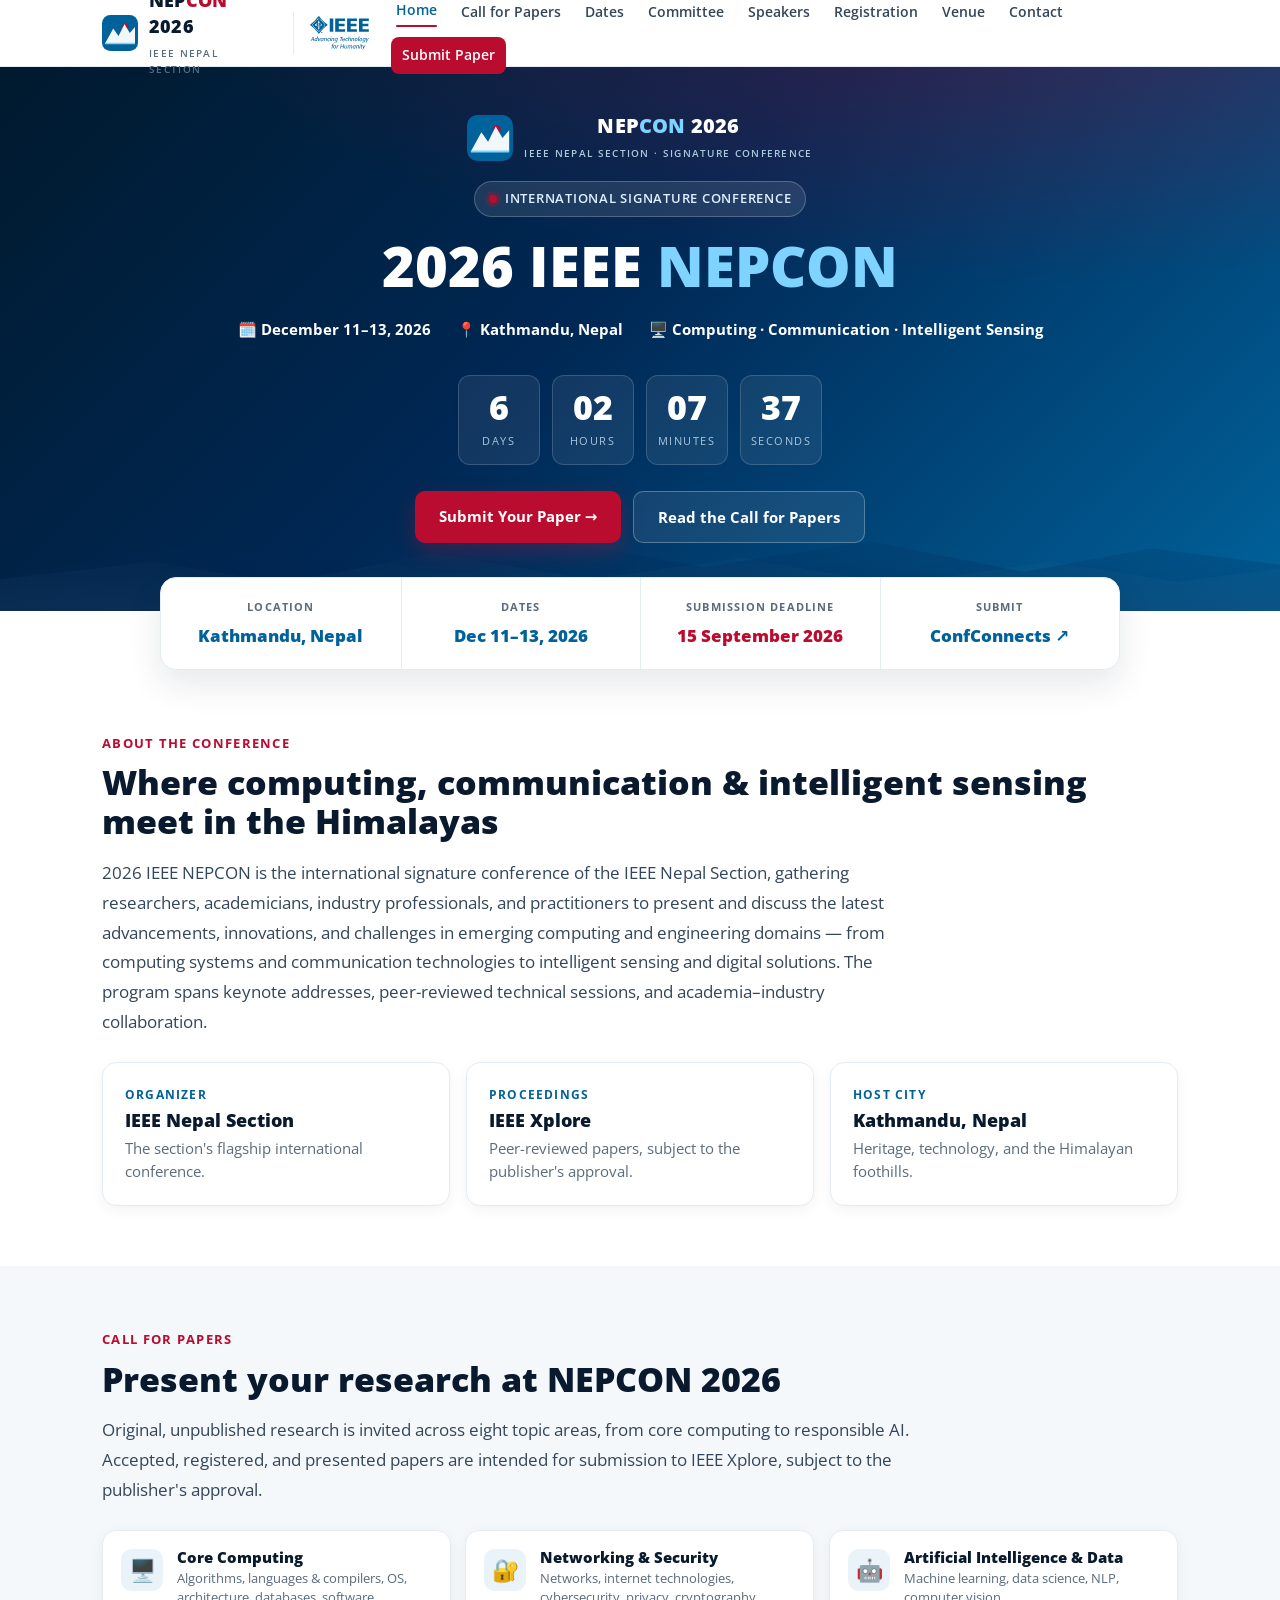
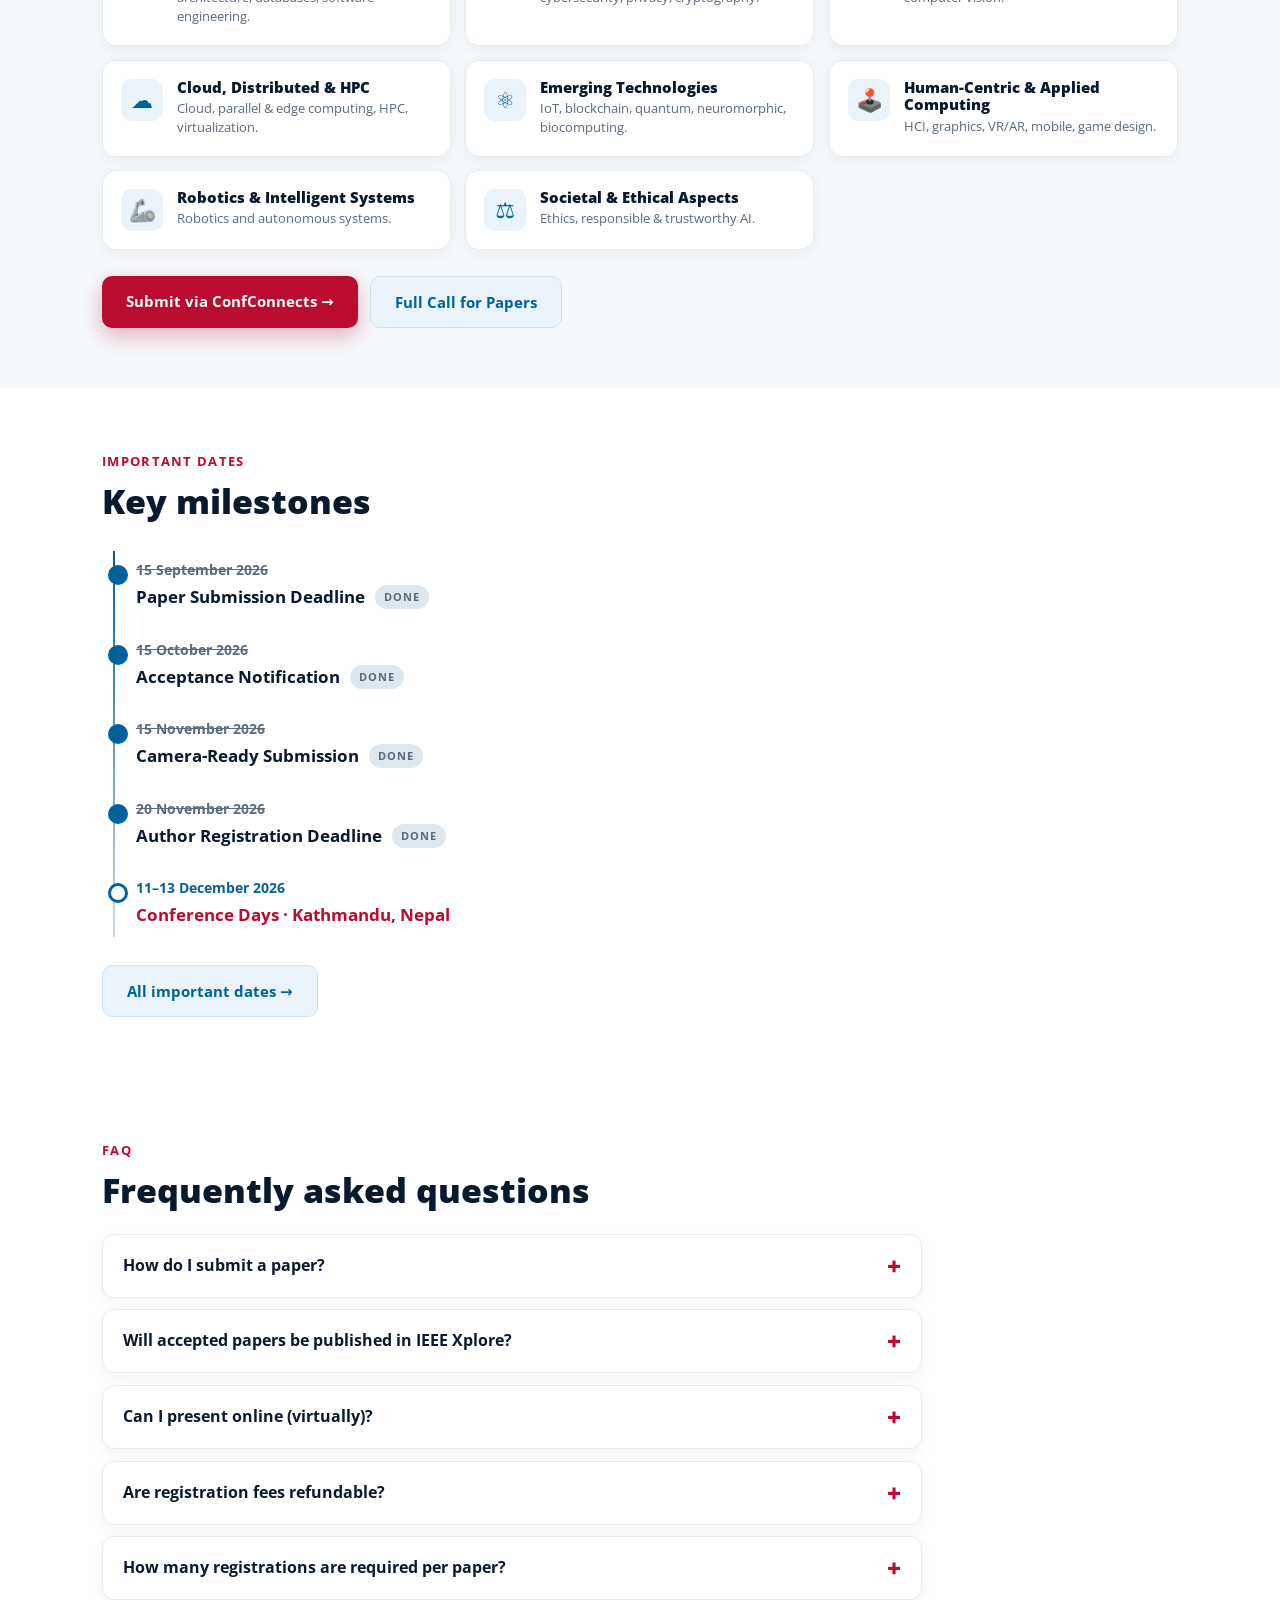
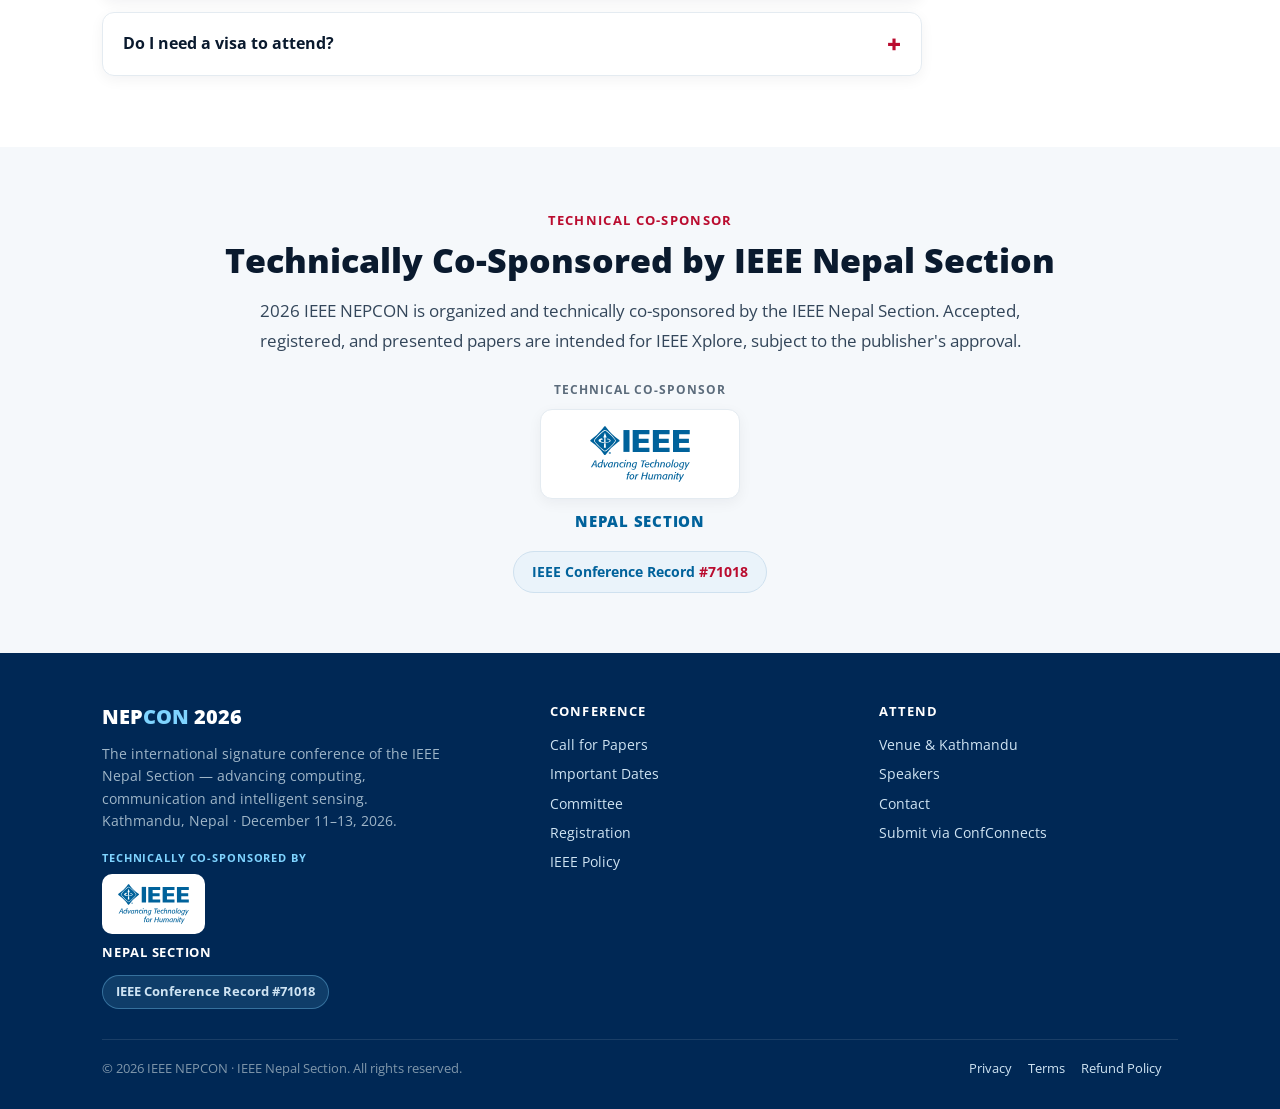
<file: index.html>
<!DOCTYPE html>
<html lang="en">
<head>
<meta charset="UTF-8" />
<meta name="viewport" content="width=device-width, initial-scale=1" />
<title>2026 IEEE NEPCON — International Signature Conference of IEEE Nepal Section</title>
<meta name="description" content="2026 IEEE NEPCON — the international signature conference of the IEEE Nepal Section. Kathmandu, Nepal · December 11–13, 2026. Submit via ConfConnects." />
<link rel="icon" type="image/svg+xml" href="assets/ieee-logo.svg" />
<link rel="stylesheet" href="assets/style.css" />
</head>
<body data-page="home">

  <section class="hero">
    <div class="inner">
      <a class="lockup" href="./">
        <svg class="logo" width="46" height="46" viewBox="0 0 48 48" aria-hidden="true">
          <rect width="48" height="48" rx="11" fill="#00629B"/>
          <circle cx="31" cy="15" r="4" fill="#BA0C2F"/>
          <path d="M4 38 L15 18 L22 28 L30 12 L37 24 L44 16 L44 38 Z" fill="#ffffff" opacity=".95"/>
          <path d="M4 38 L44 38" stroke="#7fd4ff" stroke-width="2"/>
        </svg>
        <span><span class="wm1">NEP<em>CON</em> 2026</span><span class="wm2">IEEE Nepal Section · Signature Conference</span></span>
      </a>
      <div><span class="badge"><span class="dot"></span>International Signature Conference</span></div>
      <h1>2026 IEEE <em>NEPCON</em></h1>
      <div class="hmeta">
        <span>🗓️ <b>December 11–13, 2026</b></span>
        <span>📍 <b>Kathmandu, Nepal</b></span>
        <span>🖥️ <b>Computing · Communication · Intelligent Sensing</b></span>
      </div>
      <div class="countdown" id="countdown"></div>
      <div class="actions">
        <a class="btn btn--primary" href="https://app.confconnects.com/conference/m8BpmCrWuCTHCgJbGHs0" target="_blank" rel="noopener">Submit Your Paper →</a>
        <a class="btn btn--ghost" href="call-for-papers.html">Read the Call for Papers</a>
      </div>
    </div>
  </section>

  <main>
    <div class="container">
      <div class="quickfacts">
        <div class="qf"><div class="qk">Location</div><div class="qv">Kathmandu, Nepal</div></div>
        <div class="qf"><div class="qk">Dates</div><div class="qv">Dec 11–13, 2026</div></div>
        <div class="qf"><div class="qk">Submission Deadline</div><div class="qv accent">15 September 2026</div></div>
        <div class="qf"><div class="qk">Submit</div><div class="qv"><a href="https://app.confconnects.com/conference/m8BpmCrWuCTHCgJbGHs0" target="_blank" rel="noopener">ConfConnects ↗</a></div></div>
      </div>
    </div>

    <section class="section">
      <div class="container">
        <span class="eyebrow">About the Conference</span>
        <h2 class="st">Where computing, communication &amp; intelligent sensing meet in the Himalayas</h2>
        <p class="lead">2026 IEEE NEPCON is the international signature conference of the IEEE Nepal Section,
        gathering researchers, academicians, industry professionals, and practitioners to present and discuss
        the latest advancements, innovations, and challenges in emerging computing and engineering domains —
        from computing systems and communication technologies to intelligent sensing and digital solutions.
        The program spans keynote addresses, peer-reviewed technical sessions, and academia–industry collaboration.</p>
        <div class="cards">
          <div class="card"><div class="k">Organizer</div><h3>IEEE Nepal Section</h3><p>The section's flagship international conference.</p></div>
          <div class="card"><div class="k">Proceedings</div><h3>IEEE Xplore</h3><p>Peer-reviewed papers, subject to the publisher's approval.</p></div>
          <div class="card"><div class="k">Host City</div><h3>Kathmandu, Nepal</h3><p>Heritage, technology, and the Himalayan foothills.</p></div>
        </div>
      </div>
    </section>

    <section class="section section--snow">
      <div class="container">
        <span class="eyebrow">Call for Papers</span>
        <h2 class="st">Present your research at NEPCON 2026</h2>
        <p class="lead">Original, unpublished research is invited across eight topic areas, from core computing to
        responsible AI. Accepted, registered, and presented papers are intended for submission to IEEE Xplore,
        subject to the publisher's approval.</p>
        <div class="tracks">
          <div class="track"><div class="ico">🖥️</div><div><h3>Core Computing</h3><p>Algorithms, languages &amp; compilers, OS, architecture, databases, software engineering.</p></div></div>
          <div class="track"><div class="ico">🔐</div><div><h3>Networking &amp; Security</h3><p>Networks, internet technologies, cybersecurity, privacy, cryptography.</p></div></div>
          <div class="track"><div class="ico">🤖</div><div><h3>Artificial Intelligence &amp; Data</h3><p>Machine learning, data science, NLP, computer vision.</p></div></div>
          <div class="track"><div class="ico">☁️</div><div><h3>Cloud, Distributed &amp; HPC</h3><p>Cloud, parallel &amp; edge computing, HPC, virtualization.</p></div></div>
          <div class="track"><div class="ico">⚛️</div><div><h3>Emerging Technologies</h3><p>IoT, blockchain, quantum, neuromorphic, biocomputing.</p></div></div>
          <div class="track"><div class="ico">🕹️</div><div><h3>Human-Centric &amp; Applied Computing</h3><p>HCI, graphics, VR/AR, mobile, game design.</p></div></div>
          <div class="track"><div class="ico">🦾</div><div><h3>Robotics &amp; Intelligent Systems</h3><p>Robotics and autonomous systems.</p></div></div>
          <div class="track"><div class="ico">⚖️</div><div><h3>Societal &amp; Ethical Aspects</h3><p>Ethics, responsible &amp; trustworthy AI.</p></div></div>
        </div>
        <div class="actions" style="justify-content:flex-start;margin-top:26px;">
          <a class="btn btn--primary" href="https://app.confconnects.com/conference/m8BpmCrWuCTHCgJbGHs0" target="_blank" rel="noopener">Submit via ConfConnects →</a>
          <a class="btn btn--light" href="call-for-papers.html">Full Call for Papers</a>
        </div>
      </div>
    </section>

    <section class="section">
      <div class="container">
        <span class="eyebrow">Important Dates</span>
        <h2 class="st">Key milestones</h2>
        <ul class="timeline">
          <li class="item" data-date="2026-09-15"><div class="date">15 September 2026</div><div class="ttl">Paper Submission Deadline</div></li>
          <li class="item" data-date="2026-10-15"><div class="date">15 October 2026</div><div class="ttl">Acceptance Notification</div></li>
          <li class="item" data-date="2026-11-15"><div class="date">15 November 2026</div><div class="ttl">Camera-Ready Submission</div></li>
          <li class="item" data-date="2026-11-20"><div class="date">20 November 2026</div><div class="ttl">Author Registration Deadline</div></li>
          <li class="item final" data-date="2026-12-11"><div class="date">11–13 December 2026</div><div class="ttl">Conference Days · Kathmandu, Nepal</div></li>
        </ul>
        <div style="margin-top:22px;"><a class="btn btn--light" href="important-dates.html">All important dates →</a></div>
      </div>
    </section>

    <section class="section">
      <div class="container">
        <span class="eyebrow">FAQ</span>
        <h2 class="st">Frequently asked questions</h2>
        <div class="faq">
          <details><summary>How do I submit a paper?</summary><p>All papers are submitted electronically through the <a href="https://app.confconnects.com/conference/m8BpmCrWuCTHCgJbGHs0" target="_blank" rel="noopener">ConfConnects portal</a> using the official IEEE conference paper template (2-column). The submission deadline is 15 September 2026 — see the <a href="call-for-papers.html">Call for Papers</a>.</p></details>
          <details><summary>Will accepted papers be published in IEEE Xplore?</summary><p>Accepted, registered, and presented papers are intended for submission to IEEE Xplore, subject to the publisher's approval and IEEE quality review.</p></details>
          <details><summary>Can I present online (virtually)?</summary><p>Yes, where permitted. Please note that <b>online presenters are not eligible for the conference kit</b> or other on-site physical materials. See <a href="registration.html">Registration</a>.</p></details>
          <details><summary>Are registration fees refundable?</summary><p>No. All registration fees are <b>non-refundable and non-transferable</b> once paid. Please review the <a href="refund.html">Refund Policy</a> before registering.</p></details>
          <details><summary>How many registrations are required per paper?</summary><p>At least one author of each accepted paper must complete a full author registration by 20 November 2026 for the paper to be presented and included in the proceedings.</p></details>
          <details><summary>Do I need a visa to attend?</summary><p>Many nationalities can obtain a visa on arrival at Tribhuvan International Airport (KTM); please verify your country's requirements in advance. Contact the organizing committee for an official invitation letter — see <a href="venue.html">Venue</a>.</p></details>
        </div>
      </div>
    </section>

    <section class="section section--snow">
      <div class="container" style="text-align:center;">
        <span class="eyebrow">Technical Co-Sponsor</span>
        <h2 class="st">Technically Co-Sponsored by IEEE Nepal Section</h2>
        <p class="lead" style="margin:0 auto;">2026 IEEE NEPCON is organized and technically co-sponsored by the
        IEEE Nepal Section. Accepted, registered, and presented papers are intended for IEEE Xplore, subject to the
        publisher's approval.</p>
        <div class="sponsor">
          <div class="slot">
            <span class="cap">Technical Co-Sponsor</span>
            <div class="logo-frame">
              <img src="assets/ieee-logo.svg" alt="IEEE Nepal Section — technical co-sponsor"
                onerror="this.style.display='none';this.nextElementSibling.style.display='block';">
              <span class="logo-text" style="display:none"><span class="l1">IEEE</span></span>
            </div>
            <div class="sec-name">Nepal Section</div>
          </div>
        </div>
        <p class="conf-badge"><a href="https://conferences.ieee.org/conferences_events/conferences/conferencedetails/71018" target="_blank" rel="noopener">IEEE Conference Record <b>#71018</b></a></p>
      </div>
    </section>
  </main>

  <script src="assets/site.js"></script>
</body>
</html>
</file>
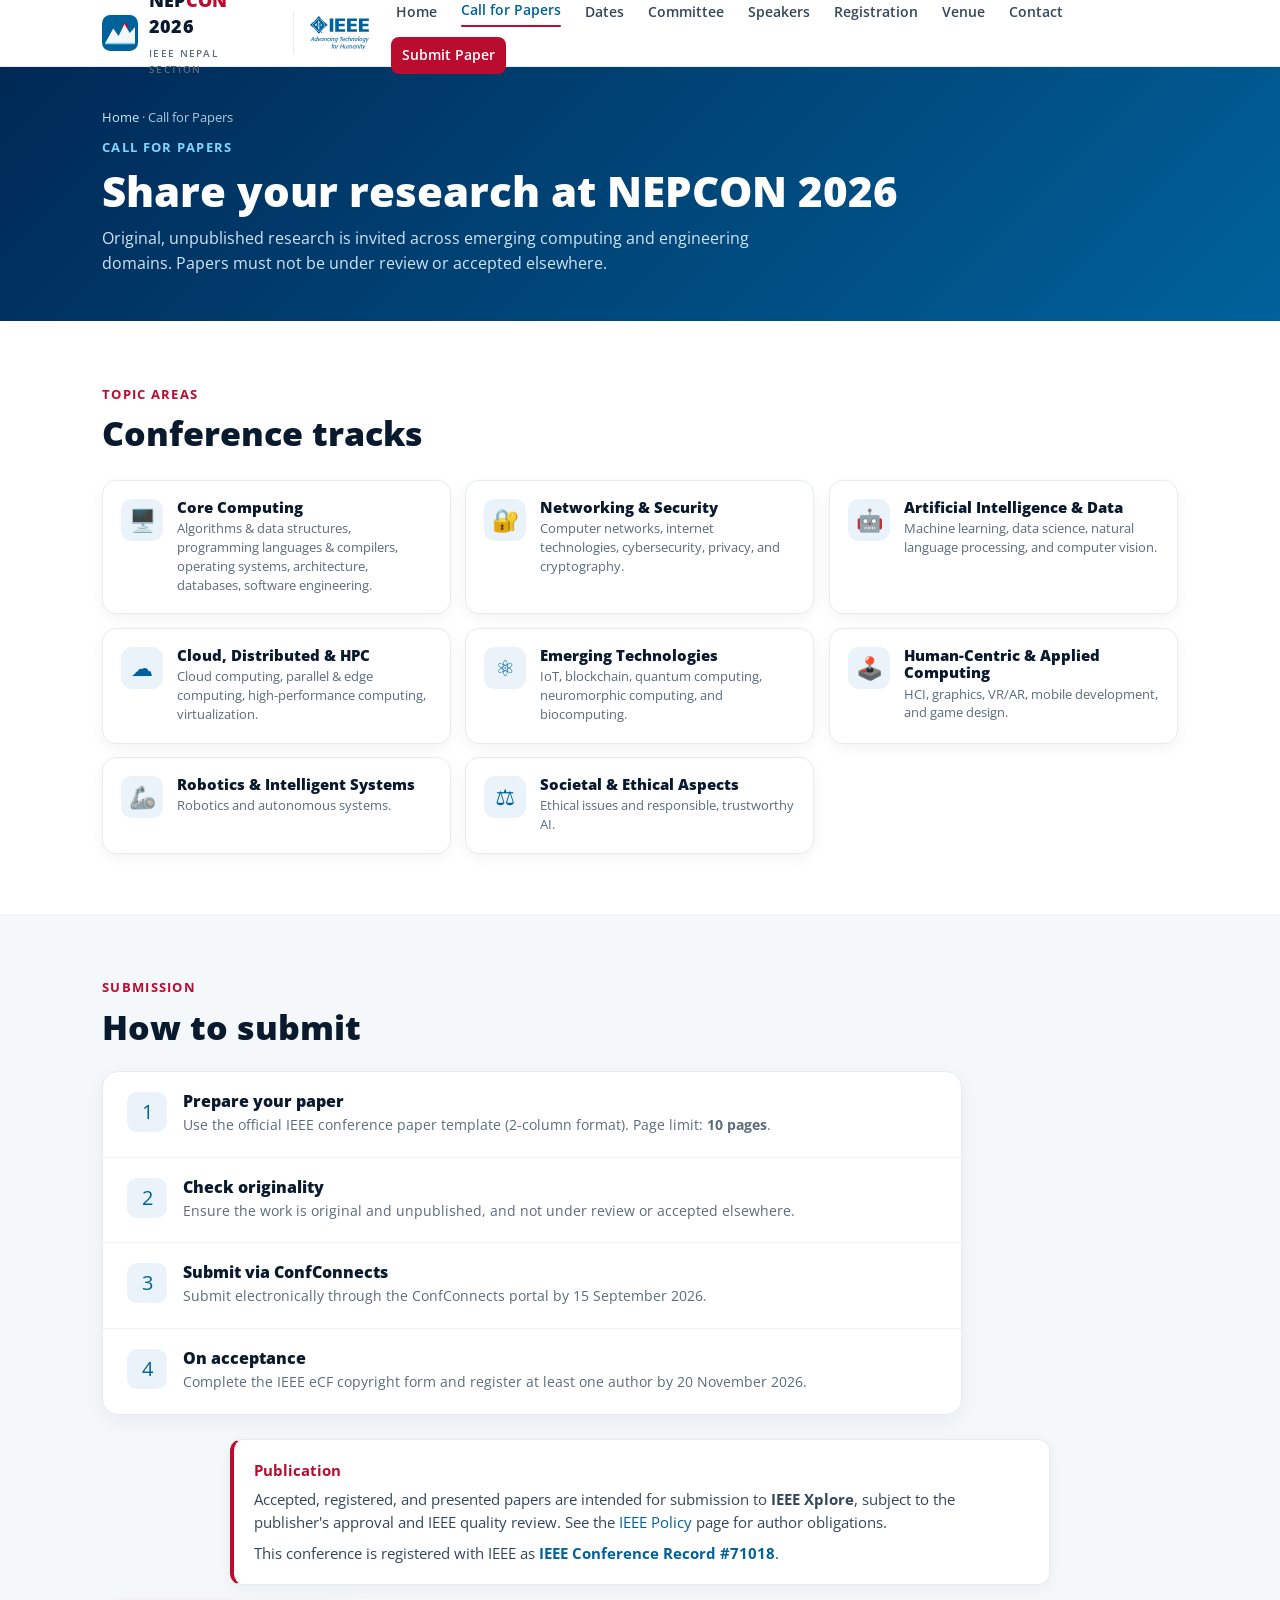
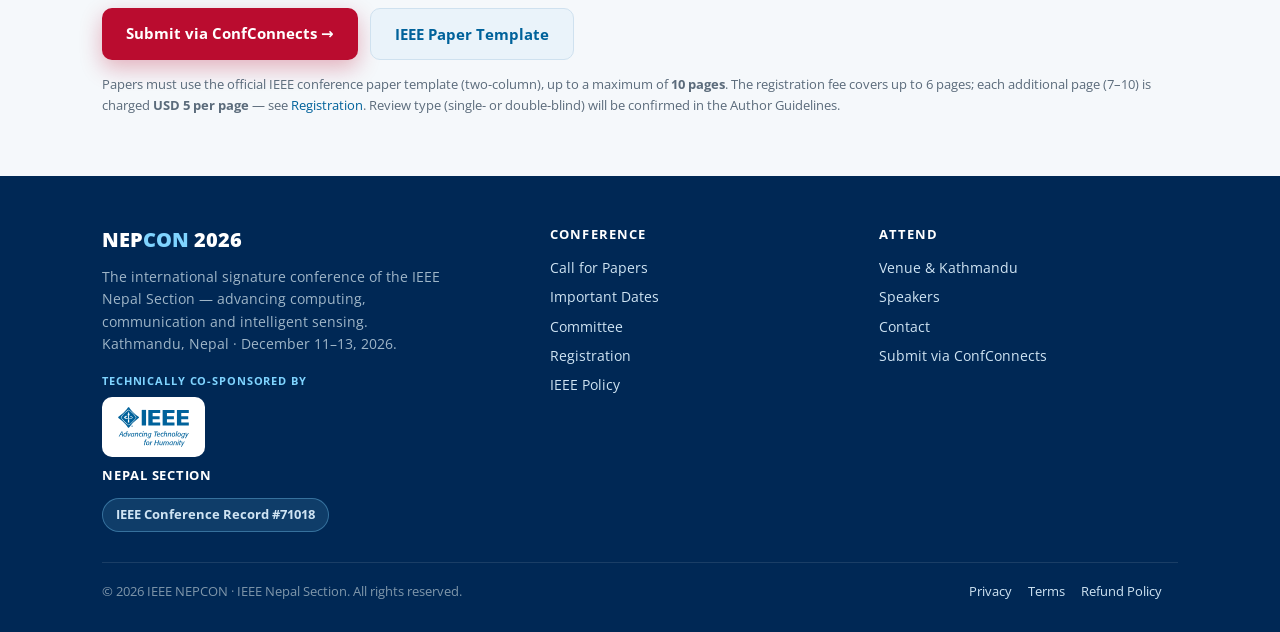
<file: call-for-papers.html>
<!DOCTYPE html>
<html lang="en">
<head>
<meta charset="UTF-8" />
<meta name="viewport" content="width=device-width, initial-scale=1" />
<title>Call for Papers — 2026 IEEE NEPCON</title>
<meta name="description" content="Call for Papers for 2026 IEEE NEPCON — eight topic areas, submission via ConfConnects, IEEE template, and author guidelines." />
<link rel="icon" type="image/svg+xml" href="assets/ieee-logo.svg" />
<link rel="stylesheet" href="assets/style.css" />
</head>
<body data-page="cfp">
  <section class="pagehead">
    <div class="container">
      <div class="crumb"><a href="./">Home</a> · Call for Papers</div>
      <span class="eyebrow">Call for Papers</span>
      <h1>Share your research at NEPCON 2026</h1>
      <p>Original, unpublished research is invited across emerging computing and engineering domains. Papers must not be under review or accepted elsewhere.</p>
    </div>
  </section>

  <main>
    <section class="section">
      <div class="container">
        <span class="eyebrow">Topic Areas</span>
        <h2 class="st">Conference tracks</h2>
        <div class="tracks">
          <div class="track"><div class="ico">🖥️</div><div><h3>Core Computing</h3><p>Algorithms &amp; data structures, programming languages &amp; compilers, operating systems, architecture, databases, software engineering.</p></div></div>
          <div class="track"><div class="ico">🔐</div><div><h3>Networking &amp; Security</h3><p>Computer networks, internet technologies, cybersecurity, privacy, and cryptography.</p></div></div>
          <div class="track"><div class="ico">🤖</div><div><h3>Artificial Intelligence &amp; Data</h3><p>Machine learning, data science, natural language processing, and computer vision.</p></div></div>
          <div class="track"><div class="ico">☁️</div><div><h3>Cloud, Distributed &amp; HPC</h3><p>Cloud computing, parallel &amp; edge computing, high-performance computing, virtualization.</p></div></div>
          <div class="track"><div class="ico">⚛️</div><div><h3>Emerging Technologies</h3><p>IoT, blockchain, quantum computing, neuromorphic computing, and biocomputing.</p></div></div>
          <div class="track"><div class="ico">🕹️</div><div><h3>Human-Centric &amp; Applied Computing</h3><p>HCI, graphics, VR/AR, mobile development, and game design.</p></div></div>
          <div class="track"><div class="ico">🦾</div><div><h3>Robotics &amp; Intelligent Systems</h3><p>Robotics and autonomous systems.</p></div></div>
          <div class="track"><div class="ico">⚖️</div><div><h3>Societal &amp; Ethical Aspects</h3><p>Ethical issues and responsible, trustworthy AI.</p></div></div>
        </div>
      </div>
    </section>

    <section class="section section--snow">
      <div class="container">
        <span class="eyebrow">Submission</span>
        <h2 class="st">How to submit</h2>
        <div class="rows">
          <div class="row"><div class="ico">1</div><div><h3>Prepare your paper</h3><p>Use the official IEEE conference paper template (2-column format). Page limit: <b>10 pages</b>.</p></div></div>
          <div class="row"><div class="ico">2</div><div><h3>Check originality</h3><p>Ensure the work is original and unpublished, and not under review or accepted elsewhere.</p></div></div>
          <div class="row"><div class="ico">3</div><div><h3>Submit via ConfConnects</h3><p>Submit electronically through the ConfConnects portal by 15 September 2026.</p></div></div>
          <div class="row"><div class="ico">4</div><div><h3>On acceptance</h3><p>Complete the IEEE eCF copyright form and register at least one author by 20 November 2026.</p></div></div>
        </div>
        <div class="callout">
          <h4>Publication</h4>
          <p>Accepted, registered, and presented papers are intended for submission to <b>IEEE Xplore</b>, subject to the publisher's approval and IEEE quality review. See the <a href="ieee-policy.html">IEEE Policy</a> page for author obligations.</p>
          <p style="margin-top:8px;">This conference is registered with IEEE as <a href="https://conferences.ieee.org/conferences_events/conferences/conferencedetails/71018" target="_blank" rel="noopener"><b>IEEE Conference Record #71018</b></a>.</p>
        </div>
        <div class="actions" style="justify-content:flex-start;margin-top:24px;">
          <a class="btn btn--primary" href="https://app.confconnects.com/conference/m8BpmCrWuCTHCgJbGHs0" target="_blank" rel="noopener">Submit via ConfConnects →</a>
          <a class="btn btn--light" href="https://www.ieee.org/conferences/publishing/templates.html" target="_blank" rel="noopener">IEEE Paper Template</a>
        </div>
        <p class="note" style="margin-top:14px;">Papers must use the official IEEE conference paper template (two-column), up to a maximum of <b>10 pages</b>. The registration fee covers up to 6 pages; each additional page (7–10) is charged <b>USD 5 per page</b> — see <a href="registration.html">Registration</a>. Review type (single- or double-blind) will be confirmed in the Author Guidelines.</p>
      </div>
    </section>
  </main>

  <script src="assets/site.js"></script>
</body>
</html>
</file>
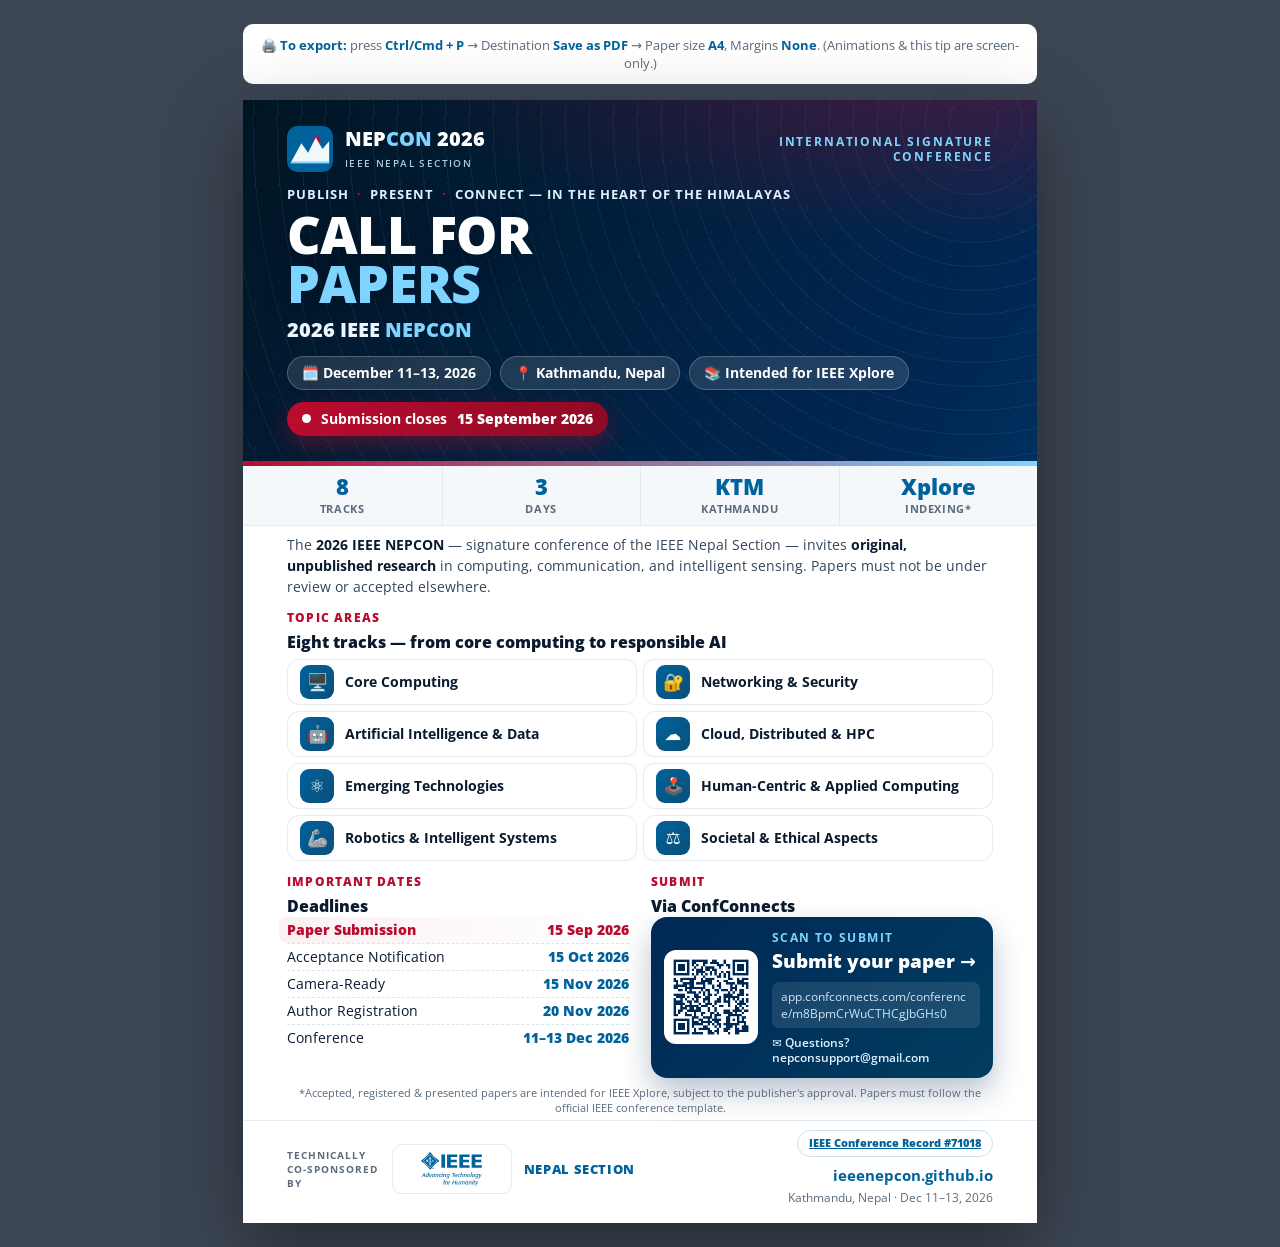
<file: cfp-poster.html>
<!DOCTYPE html>
<html lang="en">
<head>
<meta charset="UTF-8" />
<meta name="viewport" content="width=device-width, initial-scale=1" />
<title>Call for Papers Poster — 2026 IEEE NEPCON</title>
<!--
  A4 PORTRAIT CFP POSTER (self-contained, animated on screen, clean in print).
  • View: open in a browser (aurora header + live countdown animate on screen).
  • Export: Ctrl/Cmd+P → "Save as PDF" → paper size A4, margins None (animations strip for print).
  • QR: drop a submission QR image at assets/qr.png.
  • IEEE logo: drop official artwork at assets/ieee-logo.png (do NOT redraw the IEEE kite).
-->
<style>
  @import url('https://fonts.googleapis.com/css2?family=Open+Sans:wght@400;600;700;800&display=swap');
  *{ margin:0; padding:0; box-sizing:border-box; }
  :root{ --ieee:#00629B; --ieee-dark:#002855; --accent:#BA0C2F; --navy:#0A1A2E; --snow:#F5F8FB; --slate:#5B6B7B; --line:#e4ebf1; }
  body{ font-family:'Open Sans',system-ui,sans-serif; background:#3c4653; color:var(--navy); padding:24px; -webkit-font-smoothing:antialiased; }

  .hint{ max-width:794px; margin:0 auto 16px; background:#fff; border-radius:10px; padding:12px 16px; font-size:13px; color:var(--slate); text-align:center; }
  .hint b{ color:var(--ieee); }

  .page{ width:794px; min-height:1123px; margin:0 auto; background:#fff; position:relative;
    box-shadow:0 24px 70px rgba(0,0,0,.4);
    -webkit-print-color-adjust:exact; print-color-adjust:exact; }

  /* ---------- Header ---------- */
  .head{ position:relative; color:#fff; padding:26px 44px 30px; overflow:hidden; flex-shrink:0;
    background:linear-gradient(125deg,#001523 0%,#002855 40%,#00629B 78%,#0a4f7a 100%);
    background-size:220% 220%; animation:aurora 14s ease infinite; }
  @keyframes aurora{ 0%{background-position:0% 50%} 50%{background-position:100% 50%} 100%{background-position:0% 50%} }
  /* contour-ring + crimson-glow texture */
  .head::before{ content:""; position:absolute; inset:0; pointer-events:none;
    background:
      radial-gradient(130% 90% at 88% -8%, rgba(186,12,47,.34), transparent 52%),
      repeating-radial-gradient(circle at 92% 6%, rgba(255,255,255,.055) 0 1px, transparent 1px 24px),
      radial-gradient(rgba(255,255,255,.05) 1px, transparent 1.4px);
    background-size:auto, auto, 24px 24px; }
  .head::after{ content:""; position:absolute; left:0; right:0; bottom:0; height:5px; z-index:4;
    background:linear-gradient(90deg,var(--accent),#7fd4ff); }
  .head > *{ position:relative; z-index:3; }

  .brandrow{ display:flex; align-items:center; justify-content:space-between; gap:16px; }
  .lockup{ display:inline-flex; align-items:center; gap:12px; }
  .lockup .wm1{ font-weight:800; font-size:20px; line-height:1; }
  .lockup .wm1 em{ font-style:normal; color:#7fd4ff; }
  .lockup .wm2{ display:block; font-size:10px; font-weight:600; letter-spacing:.14em; text-transform:uppercase; color:#a9c9dd; margin-top:5px; }
  .kicker{ font-size:11.5px; font-weight:700; letter-spacing:.16em; text-transform:uppercase; color:#7fd4ff; text-align:right; }

  .tagline{ margin-top:14px; display:inline-flex; align-items:center; gap:8px; font-size:12.5px; font-weight:700;
    letter-spacing:.08em; text-transform:uppercase; color:#dff1ff; }
  .tagline .sep{ color:var(--accent); }
  .cfp{ margin-top:6px; font-size:52px; font-weight:800; letter-spacing:-.015em; line-height:.94; text-shadow:0 6px 30px rgba(0,0,0,.25); }
  .cfp em{ font-style:normal; color:#7fd4ff; }
  .conf{ margin-top:8px; font-size:20px; font-weight:800; color:#eaf5fd; }
  .conf span{ color:#7fd4ff; }
  .meta{ display:flex; flex-wrap:wrap; gap:9px; margin-top:13px; }
  .meta .pill{ background:rgba(255,255,255,.12); border:1px solid rgba(255,255,255,.22); border-radius:999px;
    padding:7px 14px; font-size:13.5px; font-weight:600; backdrop-filter:blur(3px); }
  .meta .pill b{ color:#fff; }

  .deadline{ display:inline-flex; align-items:center; gap:10px; margin-top:12px; padding:8px 15px; border-radius:999px;
    background:linear-gradient(90deg,var(--accent),#8f0a24); font-size:13.5px; font-weight:700; box-shadow:0 8px 22px rgba(186,12,47,.4); }
  .deadline .dot{ width:9px; height:9px; border-radius:50%; background:#fff; animation:pulse 1.6s ease-in-out infinite; }
  @keyframes pulse{ 0%,100%{ box-shadow:0 0 0 0 rgba(255,255,255,.7) } 70%{ box-shadow:0 0 0 7px rgba(255,255,255,0) } }
  .deadline b{ font-weight:800; }
  .cd-live{ font-weight:800; color:#ffe1e7; }

  /* ---------- Stats band ---------- */
  .stats{ display:grid; grid-template-columns:repeat(4,1fr); background:var(--snow); border-bottom:1px solid var(--line); flex-shrink:0; }
  .stats .s{ padding:9px 8px; text-align:center; border-left:1px solid var(--line); }
  .stats .s:first-child{ border-left:0; }
  .stats .n{ font-size:22px; font-weight:800; color:var(--ieee); line-height:1; }
  .stats .l{ font-size:10.5px; font-weight:700; letter-spacing:.06em; text-transform:uppercase; color:var(--slate); margin-top:5px; }

  /* ---------- Body ---------- */
  .body{ padding:8px 44px 0; }
  .scope{ font-size:14px; line-height:1.5; color:#33465a; }
  .scope b{ color:var(--navy); }
  .sect{ margin-top:8px; }
  .eyebrow{ color:var(--accent); font-weight:800; letter-spacing:.1em; text-transform:uppercase; font-size:12px; }
  h2{ font-size:16px; font-weight:800; margin-top:4px; }

  .tracks{ display:grid; grid-template-columns:1fr 1fr; gap:6px; margin-top:6px; }
  .track{ display:flex; align-items:center; gap:11px; background:#fff; border:1px solid var(--line);
    border-radius:12px; padding:5px 12px; transition:transform .15s, box-shadow .15s, border-color .15s; }
  .track:hover{ transform:translateY(-2px); box-shadow:0 10px 22px rgba(10,26,46,.1); border-color:#cfe1ef; }
  .track .ico{ width:34px; height:34px; border-radius:9px; color:#fff; background:linear-gradient(135deg,var(--ieee),#0a4f7a);
    display:flex; align-items:center; justify-content:center; font-size:17px; flex-shrink:0; }
  .track b{ font-size:13.5px; font-weight:700; }

  .split{ display:grid; grid-template-columns:1fr 1fr; gap:22px; margin-top:8px; align-items:start; }
  .dates{ list-style:none; }
  .dates li{ display:flex; justify-content:space-between; gap:12px; padding:4px 0; border-top:1px dashed #dbe4ec; font-size:13.5px; }
  .dates li:first-child{ border-top:0; }
  .dates .d{ color:var(--ieee); font-weight:800; white-space:nowrap; }
  .dates li.hi .n{ color:var(--accent); font-weight:800; }
  .dates li.hi .d{ color:var(--accent); }
  .dates li.hi{ background:linear-gradient(90deg,rgba(186,12,47,.06),transparent); border-radius:8px; padding-left:8px; margin-left:-8px; }

  .submit{ background:linear-gradient(135deg,var(--ieee-dark),#013d61); color:#fff; border-radius:16px; padding:13px; display:flex; align-items:center; gap:14px;
    box-shadow:0 14px 30px rgba(0,40,85,.28); }
  .qr{ width:94px; height:94px; border-radius:12px; background:#fff; flex-shrink:0; display:flex; align-items:center; justify-content:center; overflow:hidden; padding:5px; }
  .qr img{ width:100%; height:100%; object-fit:contain; }
  .qr-ph{ display:flex; flex-direction:column; align-items:center; justify-content:center; text-align:center; color:var(--slate); font-weight:800; font-size:22px; }
  .qr-ph small{ font-size:9px; font-weight:600; margin-top:4px; color:#93a3b2; }
  .submit .s1{ font-size:11.5px; letter-spacing:.12em; text-transform:uppercase; color:#7fd4ff; font-weight:700; }
  .submit .s2{ font-size:19px; font-weight:800; margin-top:3px; }
  .submit .s3{ font-size:12px; color:#cfe4f3; margin-top:8px; word-break:break-all;
    background:rgba(255,255,255,.1); border-radius:7px; padding:6px 9px; display:inline-block; }
  .submit .s4{ font-size:11.5px; color:#dff1ff; font-weight:600; margin-top:7px; }

  /* ---------- Footer ---------- */
  .footnote{ padding:8px 44px 0; font-size:10.5px; line-height:1.45; color:var(--slate); text-align:center; }
  .foot{ margin-top:4px; border-top:1px solid var(--line); padding:9px 44px 12px; display:flex; align-items:center; justify-content:space-between; gap:16px; }
  .foot .site span{ display:block; font-size:12px; color:var(--slate); margin-top:3px; }
  .foot .site .rec{ display:inline-block; background:var(--ieee-light); border:1px solid #cfe1ef; color:var(--ieee);
    font-weight:800; font-size:11px; padding:4px 11px; border-radius:999px; margin-bottom:7px; }
  .foot .site .rec:hover{ text-decoration:none; }
  .cosponsor{ display:flex; align-items:center; gap:12px; }
  .cosponsor .cap{ font-size:10px; font-weight:700; letter-spacing:.1em; text-transform:uppercase; color:var(--slate); }
  .logo-frame{ min-width:120px; height:50px; padding:8px 14px; background:#fff; border:1px solid var(--line);
    border-radius:10px; display:flex; align-items:center; justify-content:center; }
  .logo-frame img{ max-height:34px; }
  .logo-text{ text-align:center; line-height:1; }
  .logo-text .l1{ font-weight:800; font-size:20px; letter-spacing:.06em; color:var(--ieee); }
  .logo-text .l2{ font-size:9px; font-weight:600; letter-spacing:.08em; text-transform:uppercase; color:var(--slate); margin-top:4px; }
  .cosponsor .sec-name{ font-weight:800; color:var(--ieee); font-size:13px; letter-spacing:.05em; text-transform:uppercase; white-space:nowrap; }
  .foot .site{ text-align:right; font-size:12.5px; color:var(--slate); line-height:1.5; }
  .foot .site b{ color:var(--ieee); font-size:15px; }

  /* Content is always fully visible (no fade-in) so exports/screenshots never
     capture a half-animated, blank state. */
  .anim{ animation:none; opacity:1; }

  @media print{
    @page{ size:A4; margin:0; }
    body{ background:#fff; padding:0; }
    .hint{ display:none; }
    .page{ box-shadow:none; width:100%; min-height:0; }
    *{ animation:none !important; }
    .head{ background:linear-gradient(125deg,#001523,#002855 45%,#00629B); }
    .cd-live{ display:none; }
    .track:hover{ transform:none; box-shadow:none; }
  }
  @media (prefers-reduced-motion: reduce){ *{ animation:none !important; } }
</style>
</head>
<body>
  <div class="hint">🖨️ <b>To export:</b> press <b>Ctrl/Cmd + P</b> → Destination <b>Save as PDF</b> → Paper size <b>A4</b>, Margins <b>None</b>. (Animations &amp; this tip are screen-only.)</div>

  <div class="page">
    <!-- HEADER -->
    <div class="head">
      <div class="brandrow anim" style="animation-delay:.02s">
        <div class="lockup">
          <svg width="46" height="46" viewBox="0 0 48 48" aria-hidden="true">
            <rect width="48" height="48" rx="11" fill="#00629B"/>
            <circle cx="31" cy="15" r="4" fill="#BA0C2F"/>
            <path d="M4 38 L15 18 L22 28 L30 12 L37 24 L44 16 L44 38 Z" fill="#ffffff" opacity=".95"/>
            <path d="M4 38 L44 38" stroke="#7fd4ff" stroke-width="2"/>
          </svg>
          <span><span class="wm1">NEP<em>CON</em> 2026</span><span class="wm2">IEEE Nepal Section</span></span>
        </div>
        <div class="kicker">International Signature<br>Conference</div>
      </div>

      <div class="tagline anim" style="animation-delay:.12s">Publish <span class="sep">·</span> Present <span class="sep">·</span> Connect — in the heart of the Himalayas</div>
      <div class="cfp anim" style="animation-delay:.18s">CALL FOR<br><em>PAPERS</em></div>
      <div class="conf anim" style="animation-delay:.26s">2026 IEEE <span>NEPCON</span></div>
      <div class="meta anim" style="animation-delay:.34s">
        <span class="pill">🗓️ <b>December 11–13, 2026</b></span>
        <span class="pill">📍 <b>Kathmandu, Nepal</b></span>
        <span class="pill">📚 <b>Intended for IEEE Xplore</b></span>
      </div>
      <div class="deadline anim" style="animation-delay:.42s">
        <span class="dot"></span>Submission closes <b>15 September 2026</b>
      </div>
    </div>

    <!-- STATS BAND -->
    <div class="stats">
      <div class="s"><div class="n">8</div><div class="l">Tracks</div></div>
      <div class="s"><div class="n">3</div><div class="l">Days</div></div>
      <div class="s"><div class="n">KTM</div><div class="l">Kathmandu</div></div>
      <div class="s"><div class="n">Xplore</div><div class="l">Indexing*</div></div>
    </div>

    <!-- BODY -->
    <div class="body">
      <p class="scope">The <b>2026 IEEE NEPCON</b> — signature conference of the IEEE Nepal Section — invites
      <b>original, unpublished research</b> in computing, communication, and intelligent sensing. Papers must
      not be under review or accepted elsewhere.</p>

      <div class="sect">
        <span class="eyebrow">Topic Areas</span>
        <h2>Eight tracks — from core computing to responsible AI</h2>
        <div class="tracks">
          <div class="track"><span class="ico">🖥️</span><b>Core Computing</b></div>
          <div class="track"><span class="ico">🔐</span><b>Networking &amp; Security</b></div>
          <div class="track"><span class="ico">🤖</span><b>Artificial Intelligence &amp; Data</b></div>
          <div class="track"><span class="ico">☁️</span><b>Cloud, Distributed &amp; HPC</b></div>
          <div class="track"><span class="ico">⚛️</span><b>Emerging Technologies</b></div>
          <div class="track"><span class="ico">🕹️</span><b>Human-Centric &amp; Applied Computing</b></div>
          <div class="track"><span class="ico">🦾</span><b>Robotics &amp; Intelligent Systems</b></div>
          <div class="track"><span class="ico">⚖️</span><b>Societal &amp; Ethical Aspects</b></div>
        </div>
      </div>

      <div class="split">
        <div>
          <span class="eyebrow">Important Dates</span>
          <h2>Deadlines</h2>
          <ul class="dates">
            <li class="hi"><span class="n">Paper Submission</span><span class="d">15 Sep 2026</span></li>
            <li><span class="n">Acceptance Notification</span><span class="d">15 Oct 2026</span></li>
            <li><span class="n">Camera-Ready</span><span class="d">15 Nov 2026</span></li>
            <li><span class="n">Author Registration</span><span class="d">20 Nov 2026</span></li>
            <li><span class="n">Conference</span><span class="d">11–13 Dec 2026</span></li>
          </ul>
        </div>
        <div>
          <span class="eyebrow">Submit</span>
          <h2>Via ConfConnects</h2>
          <div class="submit">
            <div class="qr">
              <img src="assets/qr.png" alt="Scan to submit"
                onerror="this.style.display='none';this.nextElementSibling.style.display='flex';">
              <div class="qr-ph" style="display:none">QR<small>add assets/qr.png</small></div>
            </div>
            <div>
              <div class="s1">Scan to submit</div>
              <div class="s2">Submit your paper →</div>
              <div class="s3">app.confconnects.com/conference/m8BpmCrWuCTHCgJbGHs0</div>
              <div class="s4">✉ Questions? nepconsupport@gmail.com</div>
            </div>
          </div>
        </div>
      </div>
    </div>

    <!-- FOOTER -->
    <div class="footnote">*Accepted, registered &amp; presented papers are intended for IEEE Xplore, subject to the publisher's approval. Papers must follow the official IEEE conference template.</div>
    <div class="foot">
      <div class="cosponsor">
        <span class="cap">Technically<br>co-sponsored by</span>
        <div class="logo-frame">
          <img src="assets/ieee-logo.svg" alt="IEEE Nepal Section"
            onerror="this.style.display='none';this.nextElementSibling.style.display='block';">
          <span class="logo-text" style="display:none"><span class="l1">IEEE</span></span>
        </div>
        <span class="sec-name">Nepal Section</span>
      </div>
      <div class="site">
        <a class="rec" href="https://conferences.ieee.org/conferences_events/conferences/conferencedetails/71018" target="_blank" rel="noopener">IEEE Conference Record #71018</a>
        <b>ieeenepcon.github.io</b><span>Kathmandu, Nepal · Dec 11–13, 2026</span>
      </div>
    </div>
  </div>
</body>
</html>
</file>
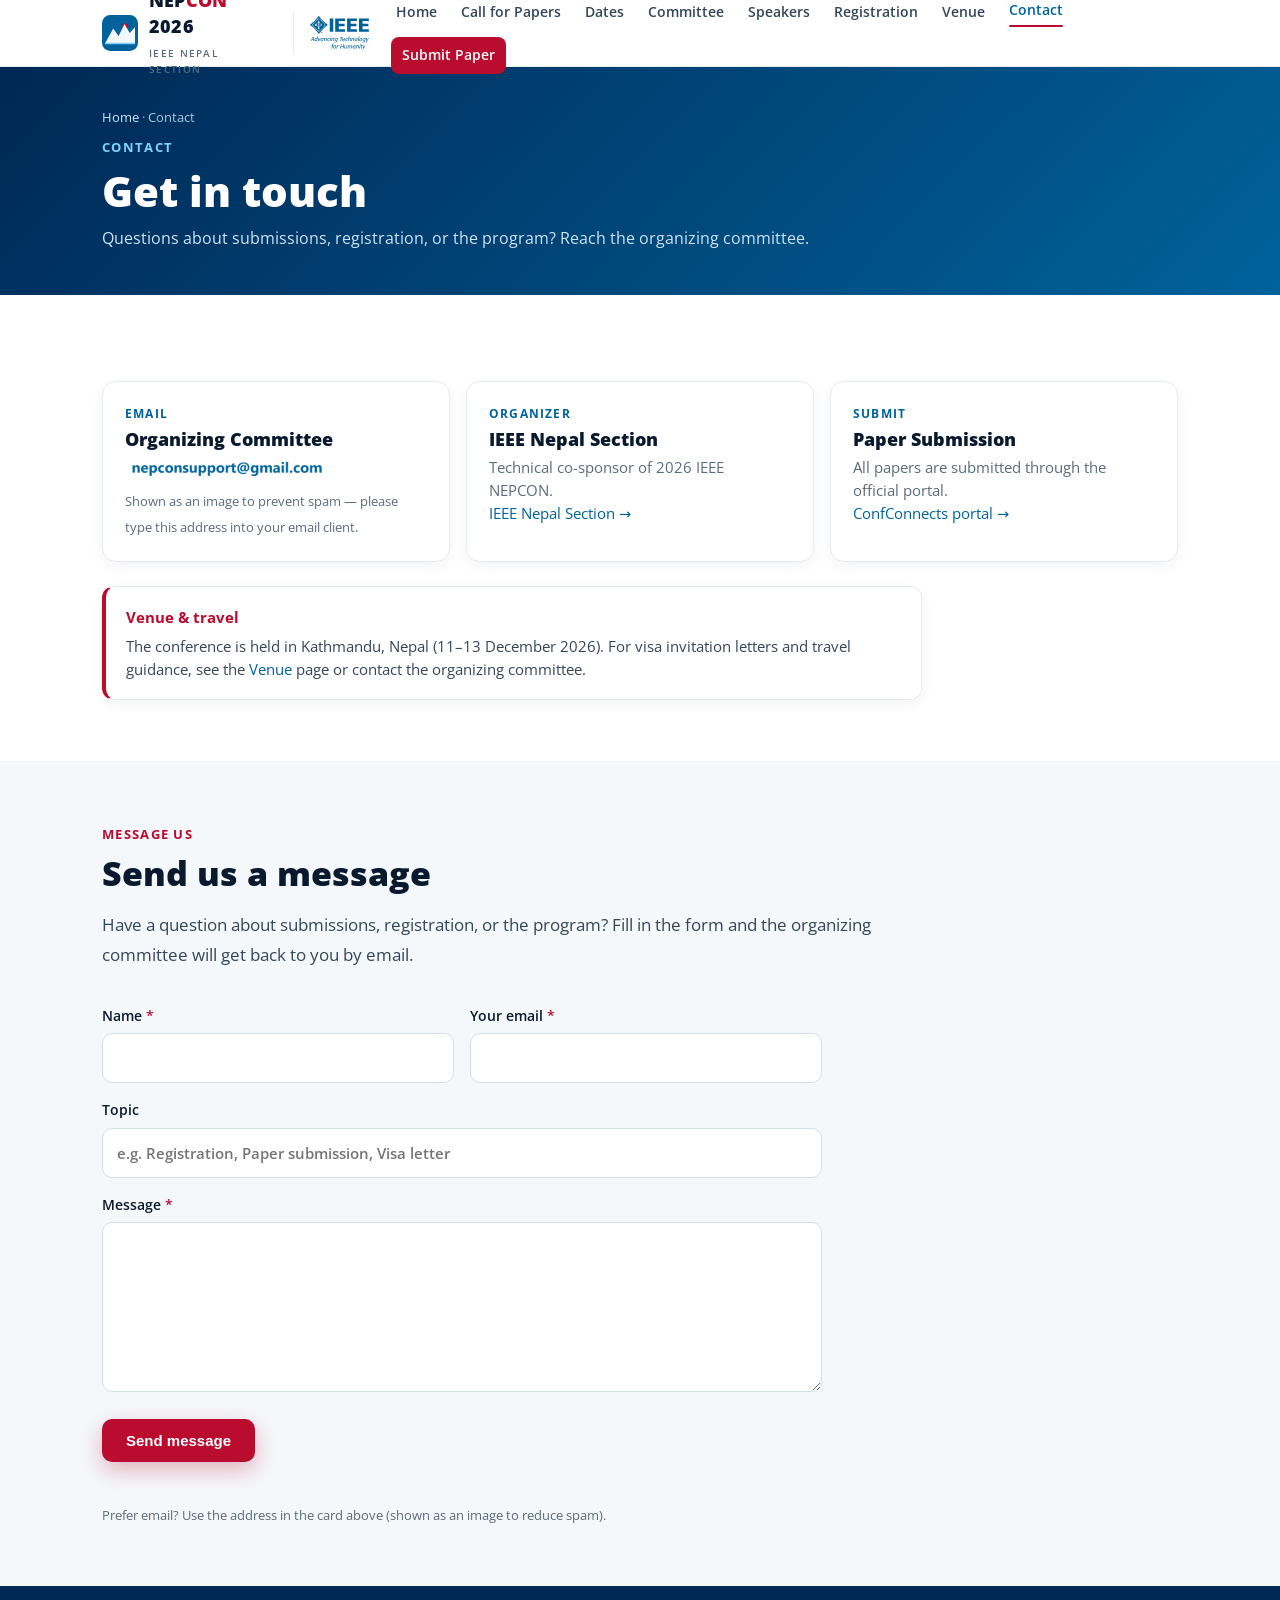
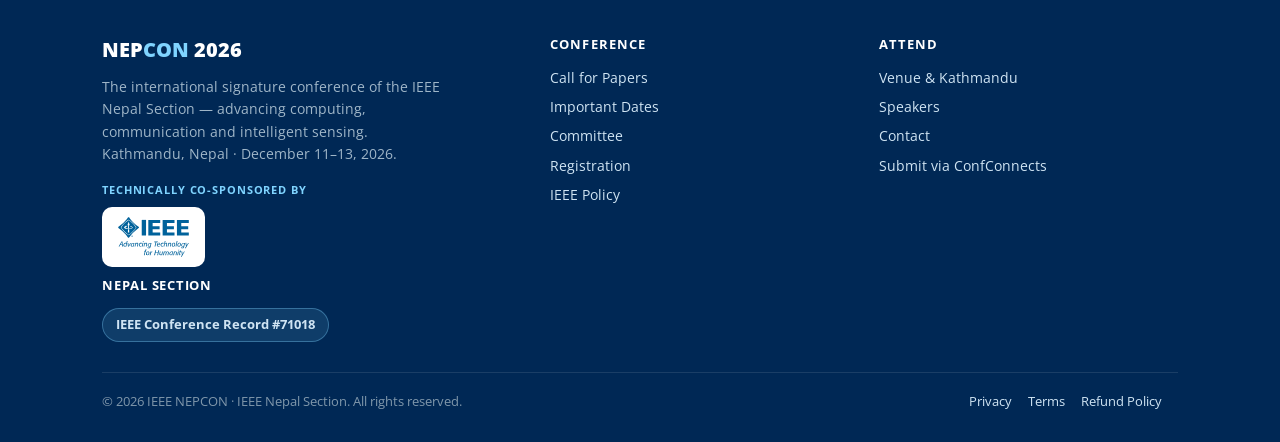
<file: contact.html>
<!DOCTYPE html>
<html lang="en">
<head>
<meta charset="UTF-8" />
<meta name="viewport" content="width=device-width, initial-scale=1" />
<title>Contact — 2026 IEEE NEPCON</title>
<meta name="description" content="Contact the 2026 IEEE NEPCON organizing committee." />
<link rel="icon" type="image/svg+xml" href="assets/ieee-logo.svg" />
<link rel="stylesheet" href="assets/style.css" />
</head>
<body data-page="contact">
  <section class="pagehead">
    <div class="container">
      <div class="crumb"><a href="./">Home</a> · Contact</div>
      <span class="eyebrow">Contact</span>
      <h1>Get in touch</h1>
      <p>Questions about submissions, registration, or the program? Reach the organizing committee.</p>
    </div>
  </section>

  <main>
    <section class="section">
      <div class="container">
        <div class="cards">
          <div class="card">
            <div class="k">Email</div>
            <h3>Organizing Committee</h3>
            <p style="margin:2px 0 8px;"><img src="assets/contact-email.png" alt="NEPCON 2026 conference email address" style="height:22px;width:auto;vertical-align:middle;" /></p>
            <span class="note">Shown as an image to prevent spam — please type this address into your email client.</span>
          </div>
          <div class="card">
            <div class="k">Organizer</div>
            <h3>IEEE Nepal Section</h3>
            <p>Technical co-sponsor of 2026 IEEE NEPCON.<br>
            <a href="https://r10.ieee.org/nepal/" target="_blank" rel="noopener">IEEE Nepal Section →</a></p>
          </div>
          <div class="card">
            <div class="k">Submit</div>
            <h3>Paper Submission</h3>
            <p>All papers are submitted through the official portal.<br>
            <a href="https://app.confconnects.com/conference/m8BpmCrWuCTHCgJbGHs0" target="_blank" rel="noopener">ConfConnects portal →</a></p>
          </div>
        </div>

        <div class="callout" style="margin-left:0;">
          <h4>Venue &amp; travel</h4>
          <p>The conference is held in Kathmandu, Nepal (11–13 December 2026). For visa invitation letters and
          travel guidance, see the <a href="venue.html">Venue</a> page or contact the organizing committee.</p>
        </div>
      </div>
    </section>

    <section class="section section--snow">
      <div class="container">
        <span class="eyebrow">Message us</span>
        <h2 class="st">Send us a message</h2>
        <p class="lead">Have a question about submissions, registration, or the program? Fill in the form and the organizing committee will get back to you by email.</p>

        <!-- Contact form → Web3Forms (free). To activate: create a free access key at
             https://web3forms.com using nepconsupport@gmail.com, then paste it into
             the access_key value below. Submissions arrive in that inbox. -->
        <form class="cform" id="cform" action="https://api.web3forms.com/submit" method="POST">
          <input type="hidden" name="access_key" value="41ddeaf1-fa79-4c75-9c18-2896bfb5bbfc" />
          <input type="hidden" name="subject" value="New enquiry from the NEPCON 2026 website" />
          <input type="hidden" name="from_name" value="NEPCON 2026 Website" />
          <!-- replyto is filled with the sender's email on submit, so "Reply" goes to them -->
          <input type="hidden" name="replyto" />
          <input type="checkbox" name="botcheck" class="hp" tabindex="-1" autocomplete="off" aria-hidden="true" />

          <div class="frow">
            <label>Name <span class="req">*</span>
              <input type="text" name="name" required autocomplete="name" />
            </label>
            <label>Your email <span class="req">*</span>
              <input type="email" name="email" required autocomplete="email" />
            </label>
          </div>
          <label>Topic
            <input type="text" name="topic" placeholder="e.g. Registration, Paper submission, Visa letter" />
          </label>
          <label>Message <span class="req">*</span>
            <textarea name="message" rows="6" required></textarea>
          </label>
          <button type="submit" class="btn btn--primary">Send message</button>
          <p class="form-status" id="fstatus" role="status" aria-live="polite"></p>
        </form>
        <p class="note" style="margin-top:12px;">Prefer email? Use the address in the card above (shown as an image to reduce spam).</p>
      </div>
    </section>
  </main>

  <script src="assets/site.js"></script>
  <script>
    (function () {
      var f = document.getElementById('cform'); if (!f) return;
      var s = document.getElementById('fstatus');
      f.addEventListener('submit', function (e) {
        e.preventDefault();
        s.className = 'form-status'; s.textContent = 'Sending…';
        var em = f.querySelector('[name="email"]'), rt = f.querySelector('[name="replyto"]');
        if (em && rt) rt.value = em.value; // Reply-To = the sender's address
        fetch(f.action, { method: 'POST', body: new FormData(f), headers: { 'Accept': 'application/json' } })
          .then(function (r) { return r.json(); })
          .then(function (j) {
            if (j.success) {
              f.reset();
              s.className = 'form-status ok';
              s.textContent = '✓ Thank you! Your message has been sent — we will reply by email.';
            } else {
              s.className = 'form-status err';
              s.textContent = 'Sorry, the message could not be sent' + (j.message ? ': ' + j.message : '') + '. Please email us instead.';
            }
          })
          .catch(function () {
            s.className = 'form-status err';
            s.textContent = 'Network error — please email us instead.';
          });
      });
    })();
  </script>
</body>
</html>
</file>
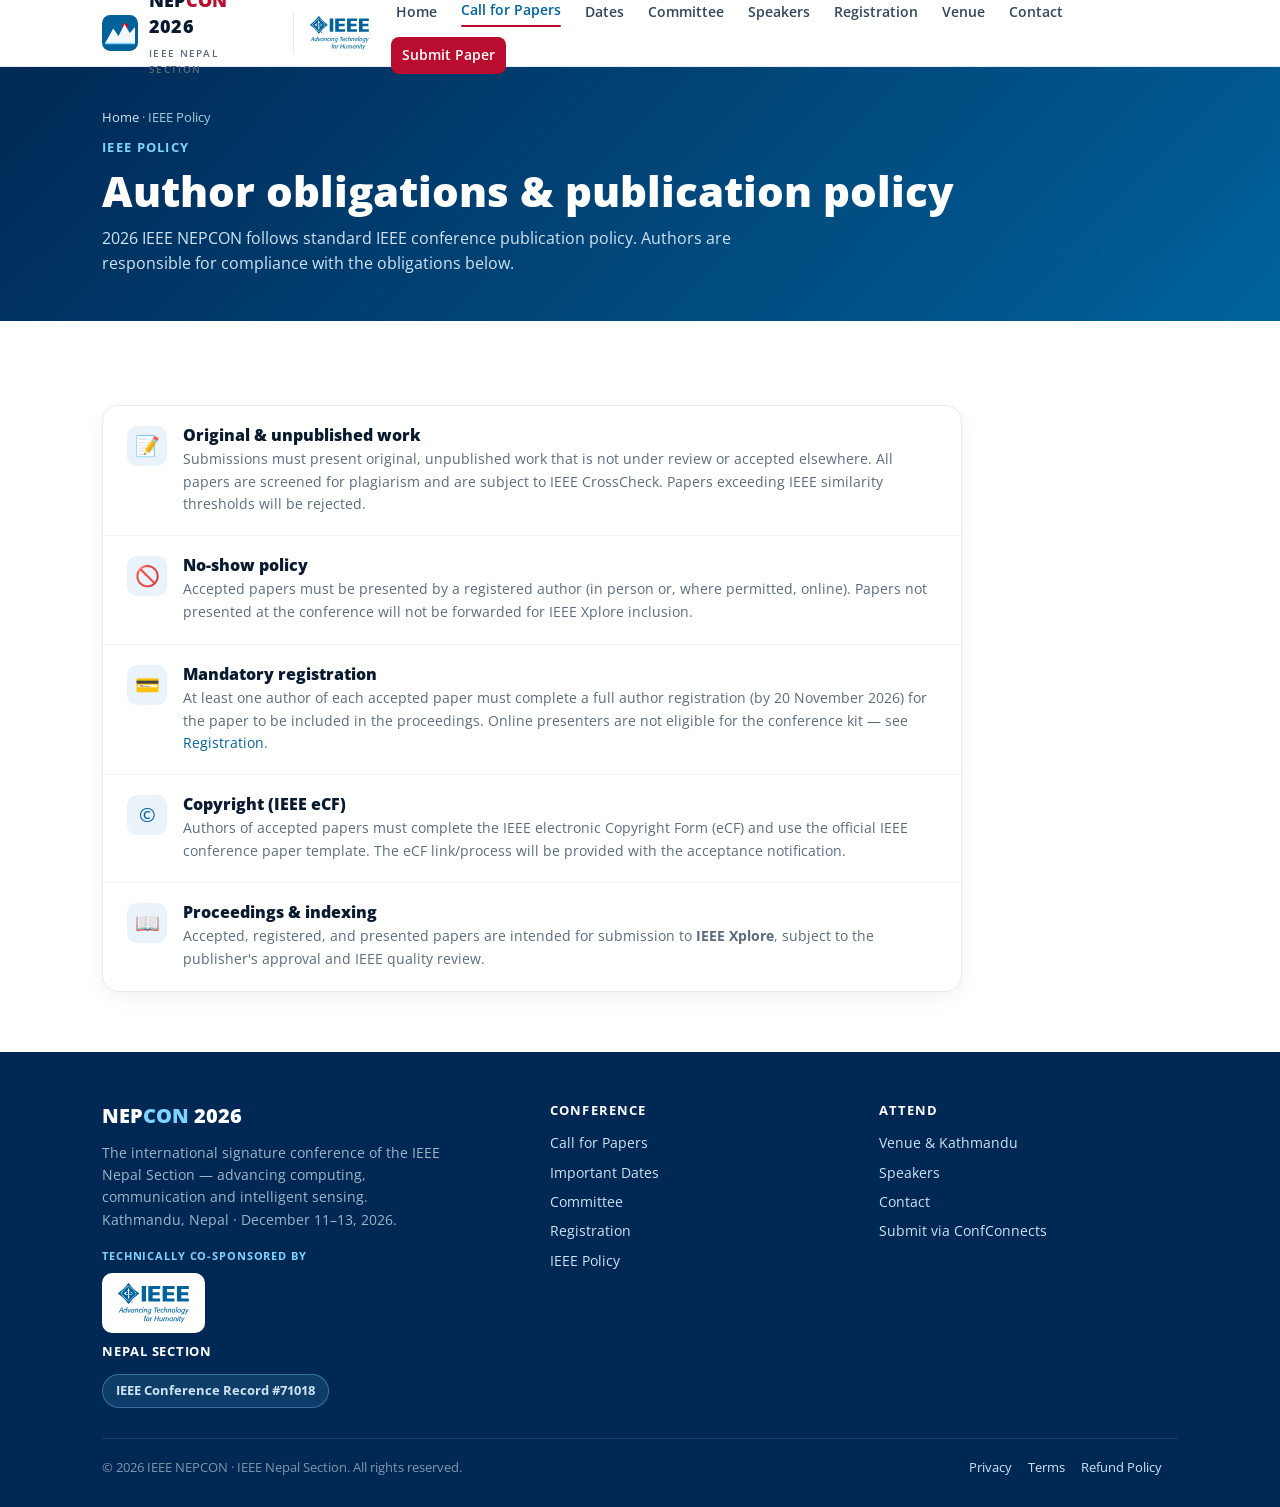
<file: ieee-policy.html>
<!DOCTYPE html>
<html lang="en">
<head>
<meta charset="UTF-8" />
<meta name="viewport" content="width=device-width, initial-scale=1" />
<title>IEEE Policy — 2026 IEEE NEPCON</title>
<meta name="description" content="Author obligations and publication policy for 2026 IEEE NEPCON — originality, no-show policy, mandatory registration, IEEE eCF copyright, and IEEE Xplore indexing." />
<link rel="icon" type="image/svg+xml" href="assets/ieee-logo.svg" />
<link rel="stylesheet" href="assets/style.css" />
</head>
<body data-page="cfp">
  <section class="pagehead">
    <div class="container">
      <div class="crumb"><a href="./">Home</a> · IEEE Policy</div>
      <span class="eyebrow">IEEE Policy</span>
      <h1>Author obligations &amp; publication policy</h1>
      <p>2026 IEEE NEPCON follows standard IEEE conference publication policy. Authors are responsible for compliance with the obligations below.</p>
    </div>
  </section>

  <main>
    <section class="section">
      <div class="container">
        <div class="rows">
          <div class="row">
            <div class="ico">📝</div>
            <div>
              <h3>Original &amp; unpublished work</h3>
              <p>Submissions must present original, unpublished work that is not under review or accepted
              elsewhere. All papers are screened for plagiarism and are subject to IEEE CrossCheck. Papers
              exceeding IEEE similarity thresholds will be rejected.</p>
            </div>
          </div>
          <div class="row">
            <div class="ico">🚫</div>
            <div>
              <h3>No-show policy</h3>
              <p>Accepted papers must be presented by a registered author (in person or, where permitted,
              online). Papers not presented at the conference will not be forwarded for IEEE Xplore inclusion.</p>
            </div>
          </div>
          <div class="row">
            <div class="ico">💳</div>
            <div>
              <h3>Mandatory registration</h3>
              <p>At least one author of each accepted paper must complete a full author registration (by
              20 November 2026) for the paper to be included in the proceedings. Online presenters are not
              eligible for the conference kit — see <a href="registration.html">Registration</a>.</p>
            </div>
          </div>
          <div class="row">
            <div class="ico">©️</div>
            <div>
              <h3>Copyright (IEEE eCF)</h3>
              <p>Authors of accepted papers must complete the IEEE electronic Copyright Form (eCF) and use the
              official IEEE conference paper template. The eCF link/process will be provided with the acceptance
              notification.</p>
            </div>
          </div>
          <div class="row">
            <div class="ico">📖</div>
            <div>
              <h3>Proceedings &amp; indexing</h3>
              <p>Accepted, registered, and presented papers are intended for submission to <b>IEEE Xplore</b>,
              subject to the publisher's approval and IEEE quality review.</p>
            </div>
          </div>
        </div>
      </div>
    </section>
  </main>

  <script src="assets/site.js"></script>
</body>
</html>
</file>
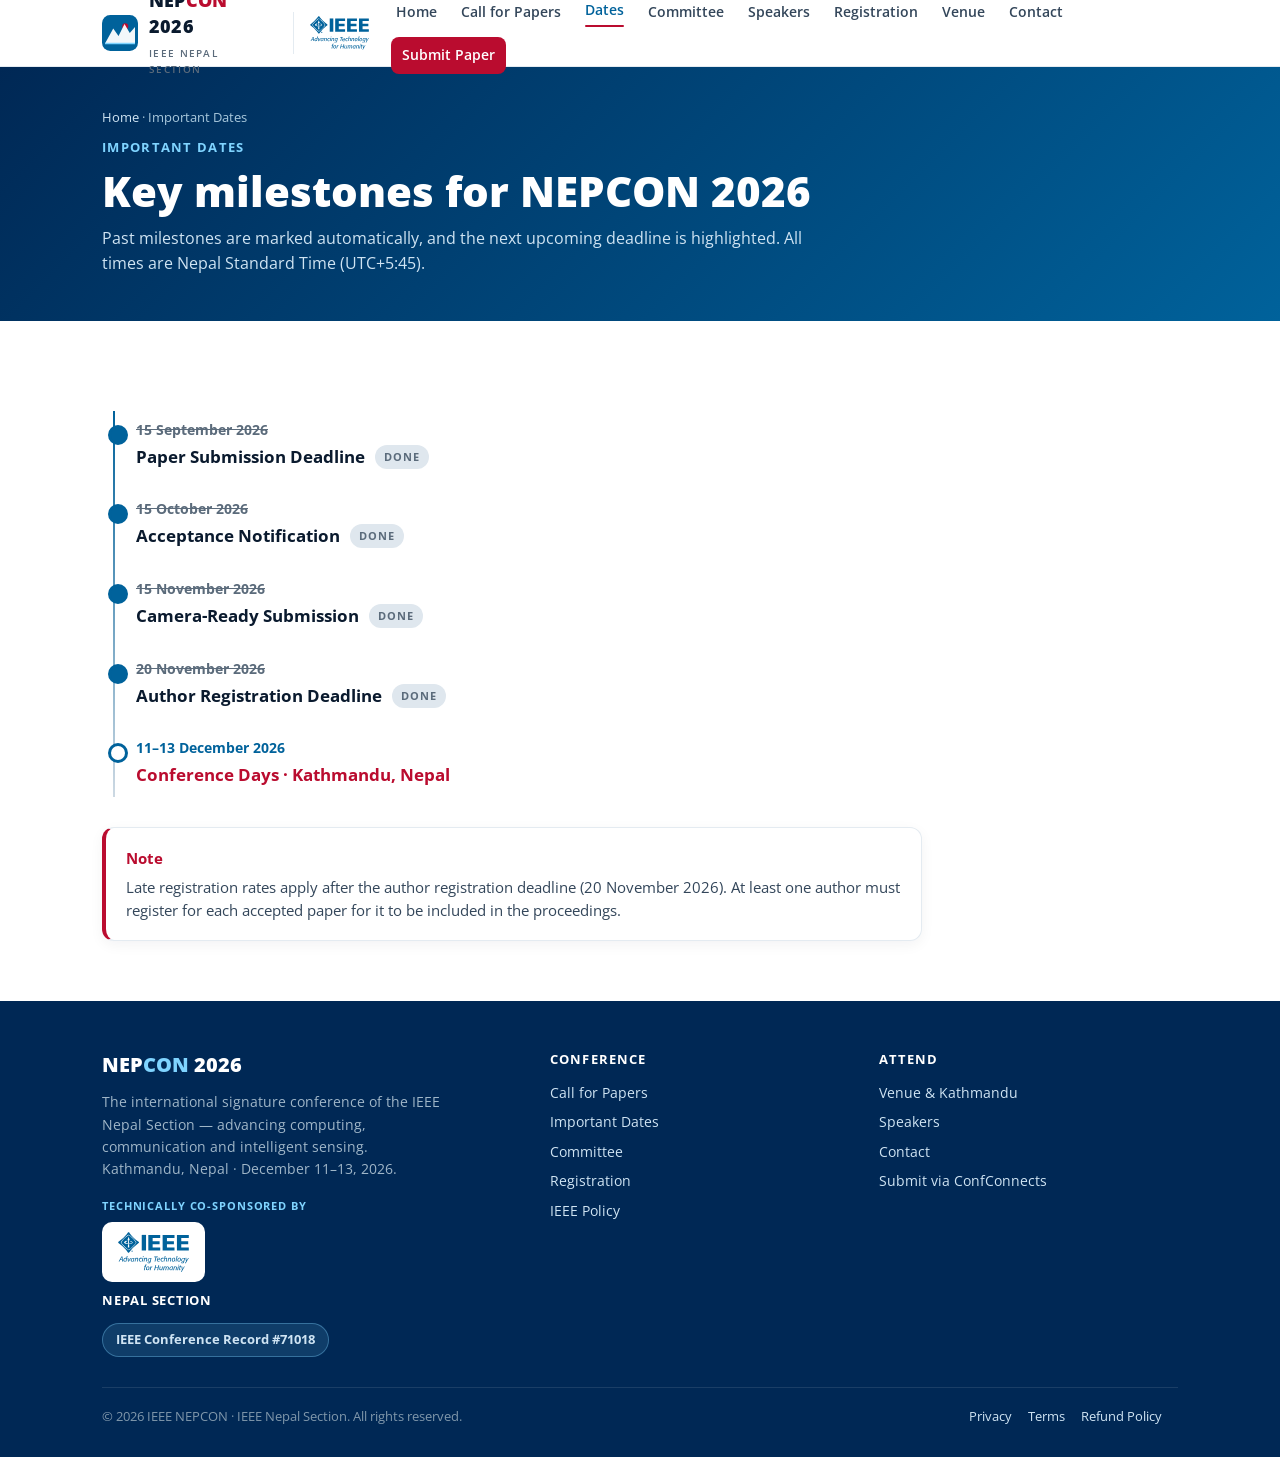
<file: important-dates.html>
<!DOCTYPE html>
<html lang="en">
<head>
<meta charset="UTF-8" />
<meta name="viewport" content="width=device-width, initial-scale=1" />
<title>Important Dates — 2026 IEEE NEPCON</title>
<meta name="description" content="Important dates for 2026 IEEE NEPCON: submission 15 September, notification 15 October, camera-ready 15 November, registration 20 November, conference 11–13 December 2026." />
<link rel="icon" type="image/svg+xml" href="assets/ieee-logo.svg" />
<link rel="stylesheet" href="assets/style.css" />
</head>
<body data-page="dates">
  <section class="pagehead">
    <div class="container">
      <div class="crumb"><a href="./">Home</a> · Important Dates</div>
      <span class="eyebrow">Important Dates</span>
      <h1>Key milestones for NEPCON 2026</h1>
      <p>Past milestones are marked automatically, and the next upcoming deadline is highlighted. All times are Nepal Standard Time (UTC+5:45).</p>
    </div>
  </section>

  <main>
    <section class="section">
      <div class="container">
        <ul class="timeline">
          <li class="item" data-date="2026-09-15"><div class="date">15 September 2026</div><div class="ttl">Paper Submission Deadline</div></li>
          <li class="item" data-date="2026-10-15"><div class="date">15 October 2026</div><div class="ttl">Acceptance Notification</div></li>
          <li class="item" data-date="2026-11-15"><div class="date">15 November 2026</div><div class="ttl">Camera-Ready Submission</div></li>
          <li class="item" data-date="2026-11-20"><div class="date">20 November 2026</div><div class="ttl">Author Registration Deadline</div></li>
          <li class="item final" data-date="2026-12-11"><div class="date">11–13 December 2026</div><div class="ttl">Conference Days · Kathmandu, Nepal</div></li>
        </ul>
        <div class="callout" style="margin-left:0;">
          <h4>Note</h4>
          <p>Late registration rates apply after the author registration deadline (20 November 2026). At least one author must register for each accepted paper for it to be included in the proceedings.</p>
        </div>
      </div>
    </section>
  </main>

  <script src="assets/site.js"></script>
</body>
</html>
</file>
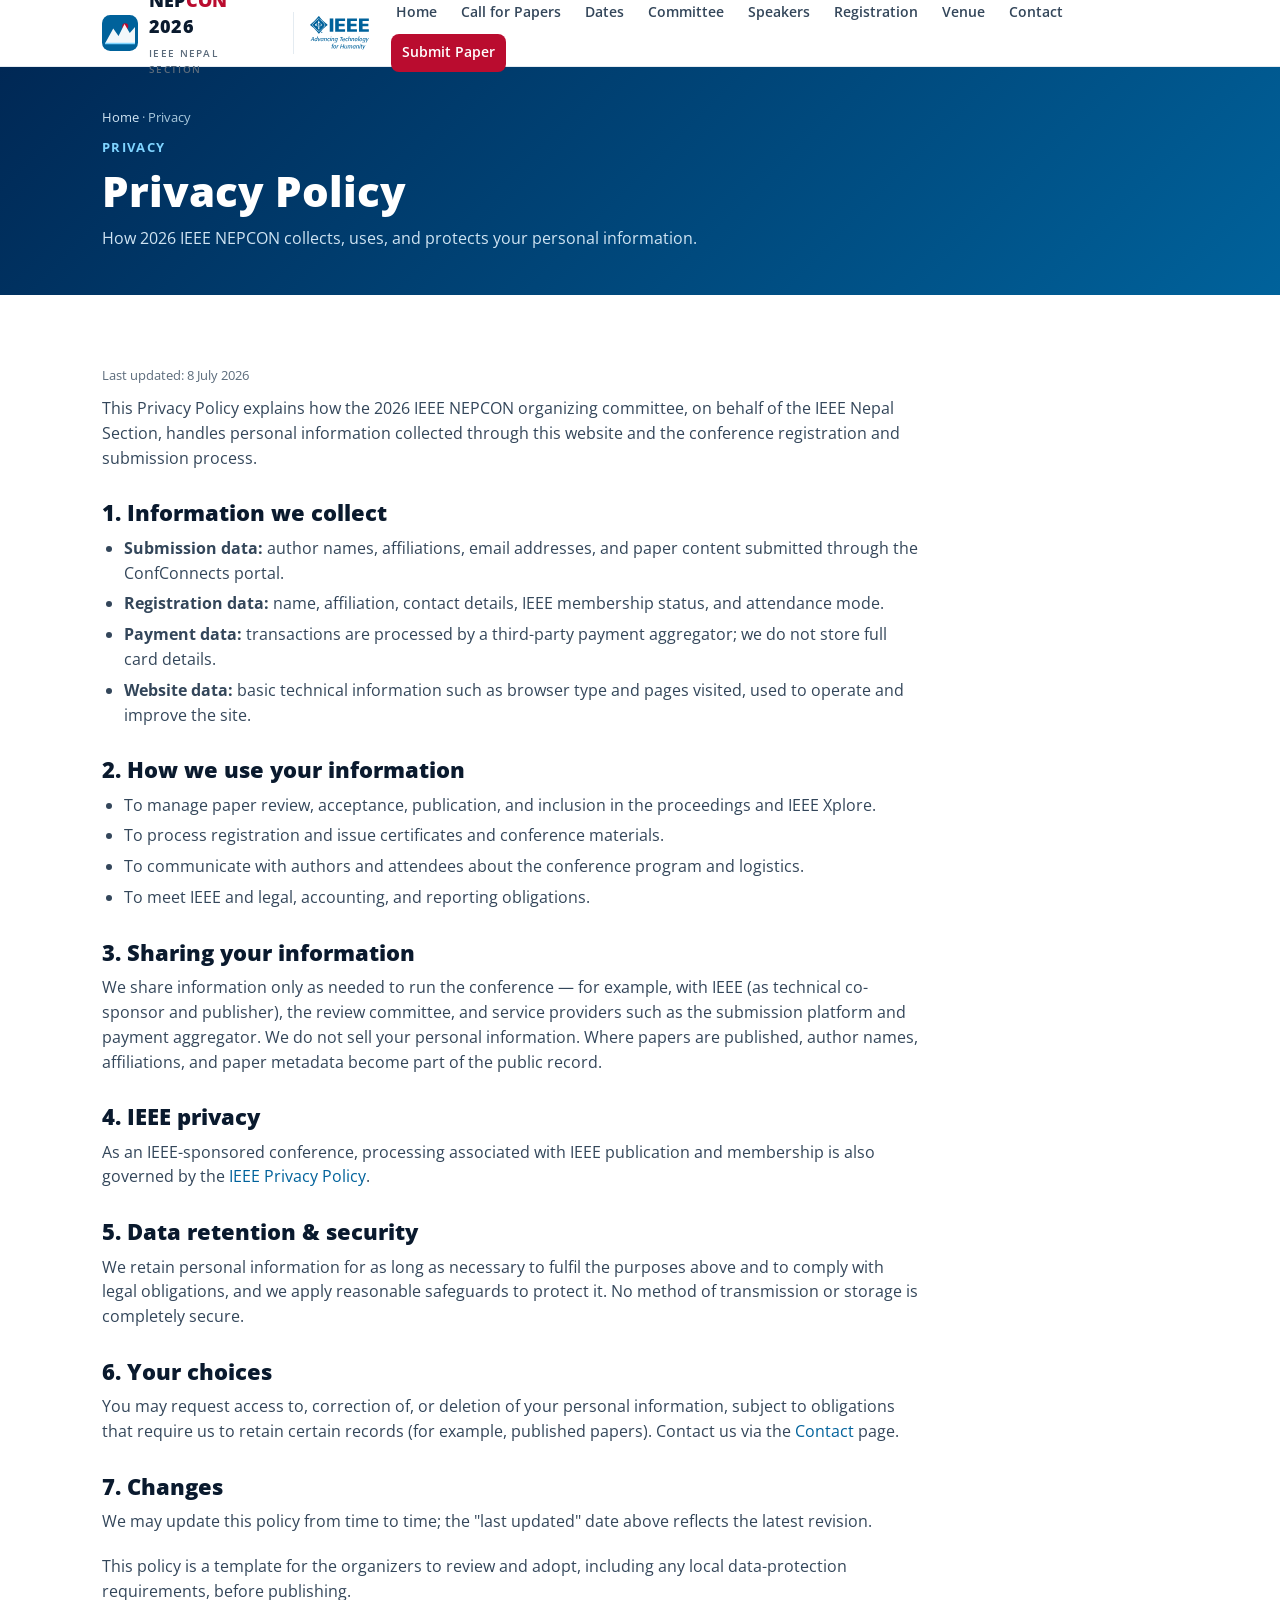
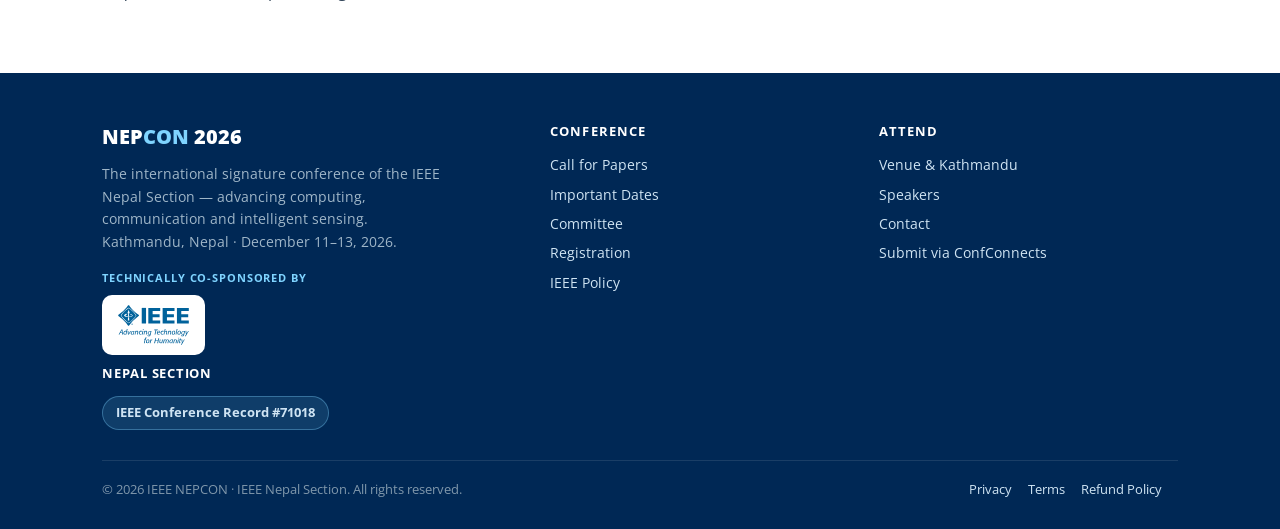
<file: privacy.html>
<!DOCTYPE html>
<html lang="en">
<head>
<meta charset="UTF-8" />
<meta name="viewport" content="width=device-width, initial-scale=1" />
<title>Privacy Policy — 2026 IEEE NEPCON</title>
<meta name="description" content="Privacy policy for 2026 IEEE NEPCON — what data is collected, how it is used, and your choices." />
<link rel="icon" type="image/svg+xml" href="assets/ieee-logo.svg" />
<link rel="stylesheet" href="assets/style.css" />
</head>
<body data-page="">
  <section class="pagehead">
    <div class="container">
      <div class="crumb"><a href="./">Home</a> · Privacy</div>
      <span class="eyebrow">Privacy</span>
      <h1>Privacy Policy</h1>
      <p>How 2026 IEEE NEPCON collects, uses, and protects your personal information.</p>
    </div>
  </section>

  <main>
    <section class="section">
      <div class="container">
        <div class="prose">
          <p class="updated">Last updated: 8 July 2026</p>

          <p>This Privacy Policy explains how the 2026 IEEE NEPCON organizing committee, on behalf of the IEEE
          Nepal Section, handles personal information collected through this website and the conference
          registration and submission process.</p>

          <h2>1. Information we collect</h2>
          <ul>
            <li><b>Submission data:</b> author names, affiliations, email addresses, and paper content submitted through the ConfConnects portal.</li>
            <li><b>Registration data:</b> name, affiliation, contact details, IEEE membership status, and attendance mode.</li>
            <li><b>Payment data:</b> transactions are processed by a third-party payment aggregator; we do not store full card details.</li>
            <li><b>Website data:</b> basic technical information such as browser type and pages visited, used to operate and improve the site.</li>
          </ul>

          <h2>2. How we use your information</h2>
          <ul>
            <li>To manage paper review, acceptance, publication, and inclusion in the proceedings and IEEE Xplore.</li>
            <li>To process registration and issue certificates and conference materials.</li>
            <li>To communicate with authors and attendees about the conference program and logistics.</li>
            <li>To meet IEEE and legal, accounting, and reporting obligations.</li>
          </ul>

          <h2>3. Sharing your information</h2>
          <p>We share information only as needed to run the conference — for example, with IEEE (as technical
          co-sponsor and publisher), the review committee, and service providers such as the submission platform
          and payment aggregator. We do not sell your personal information. Where papers are published, author
          names, affiliations, and paper metadata become part of the public record.</p>

          <h2>4. IEEE privacy</h2>
          <p>As an IEEE-sponsored conference, processing associated with IEEE publication and membership is also
          governed by the <a href="https://www.ieee.org/security-privacy.html" target="_blank" rel="noopener">IEEE Privacy Policy</a>.</p>

          <h2>5. Data retention &amp; security</h2>
          <p>We retain personal information for as long as necessary to fulfil the purposes above and to comply
          with legal obligations, and we apply reasonable safeguards to protect it. No method of transmission or
          storage is completely secure.</p>

          <h2>6. Your choices</h2>
          <p>You may request access to, correction of, or deletion of your personal information, subject to
          obligations that require us to retain certain records (for example, published papers). Contact us via
          the <a href="contact.html">Contact</a> page.</p>

          <h2>7. Changes</h2>
          <p>We may update this policy from time to time; the "last updated" date above reflects the latest
          revision.</p>

          <p class="note" style="margin-top:20px;">This policy is a template for the organizers to review and
          adopt, including any local data-protection requirements, before publishing.</p>
        </div>
      </div>
    </section>
  </main>

  <script src="assets/site.js"></script>
</body>
</html>
</file>
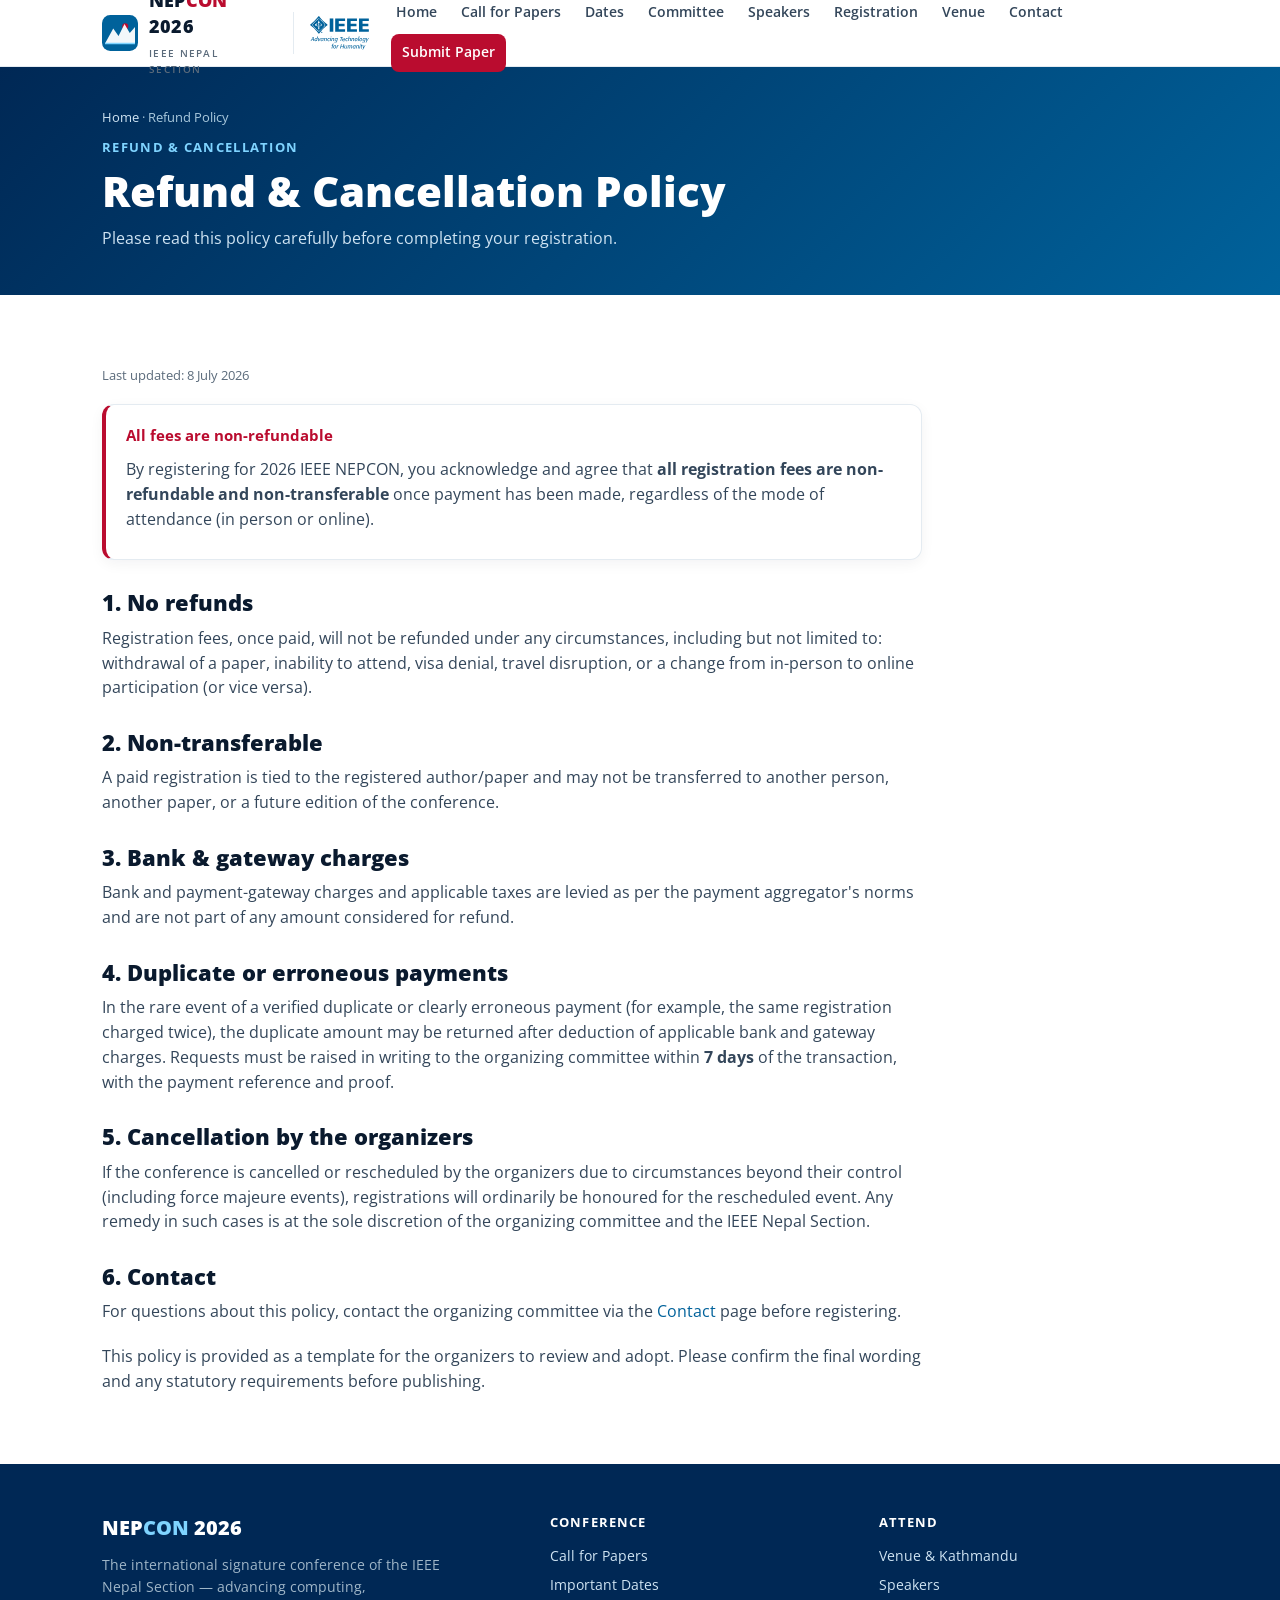
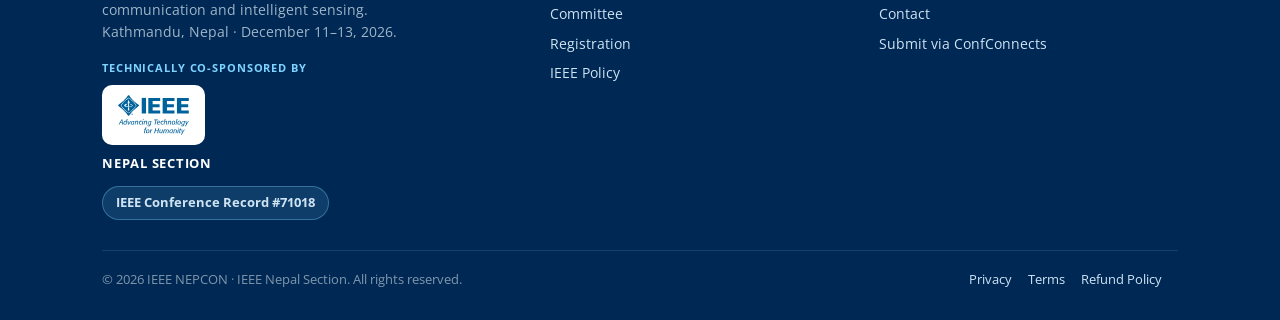
<file: refund.html>
<!DOCTYPE html>
<html lang="en">
<head>
<meta charset="UTF-8" />
<meta name="viewport" content="width=device-width, initial-scale=1" />
<title>Refund &amp; Cancellation Policy — 2026 IEEE NEPCON</title>
<meta name="description" content="Refund and cancellation policy for 2026 IEEE NEPCON. All registration fees are non-refundable and non-transferable." />
<link rel="icon" type="image/svg+xml" href="assets/ieee-logo.svg" />
<link rel="stylesheet" href="assets/style.css" />
</head>
<body data-page="">
  <section class="pagehead">
    <div class="container">
      <div class="crumb"><a href="./">Home</a> · Refund Policy</div>
      <span class="eyebrow">Refund &amp; Cancellation</span>
      <h1>Refund &amp; Cancellation Policy</h1>
      <p>Please read this policy carefully before completing your registration.</p>
    </div>
  </section>

  <main>
    <section class="section">
      <div class="container">
        <div class="prose">
          <p class="updated">Last updated: 8 July 2026</p>

          <div class="callout" style="margin:18px 0 0;">
            <h4>All fees are non-refundable</h4>
            <p>By registering for 2026 IEEE NEPCON, you acknowledge and agree that <b>all registration fees are
            non-refundable and non-transferable</b> once payment has been made, regardless of the mode of
            attendance (in person or online).</p>
          </div>

          <h2>1. No refunds</h2>
          <p>Registration fees, once paid, will not be refunded under any circumstances, including but not limited
          to: withdrawal of a paper, inability to attend, visa denial, travel disruption, or a change from
          in-person to online participation (or vice versa).</p>

          <h2>2. Non-transferable</h2>
          <p>A paid registration is tied to the registered author/paper and may not be transferred to another
          person, another paper, or a future edition of the conference.</p>

          <h2>3. Bank &amp; gateway charges</h2>
          <p>Bank and payment-gateway charges and applicable taxes are levied as per the payment aggregator's
          norms and are not part of any amount considered for refund.</p>

          <h2>4. Duplicate or erroneous payments</h2>
          <p>In the rare event of a verified duplicate or clearly erroneous payment (for example, the same
          registration charged twice), the duplicate amount may be returned after deduction of applicable bank
          and gateway charges. Requests must be raised in writing to the organizing committee within
          <b>7 days</b> of the transaction, with the payment reference and proof.</p>

          <h2>5. Cancellation by the organizers</h2>
          <p>If the conference is cancelled or rescheduled by the organizers due to circumstances beyond their
          control (including force majeure events), registrations will ordinarily be honoured for the rescheduled
          event. Any remedy in such cases is at the sole discretion of the organizing committee and the IEEE
          Nepal Section.</p>

          <h2>6. Contact</h2>
          <p>For questions about this policy, contact the organizing committee via the <a href="contact.html">Contact</a>
          page before registering.</p>

          <p class="note" style="margin-top:20px;">This policy is provided as a template for the organizers to
          review and adopt. Please confirm the final wording and any statutory requirements before publishing.</p>
        </div>
      </div>
    </section>
  </main>

  <script src="assets/site.js"></script>
</body>
</html>
</file>
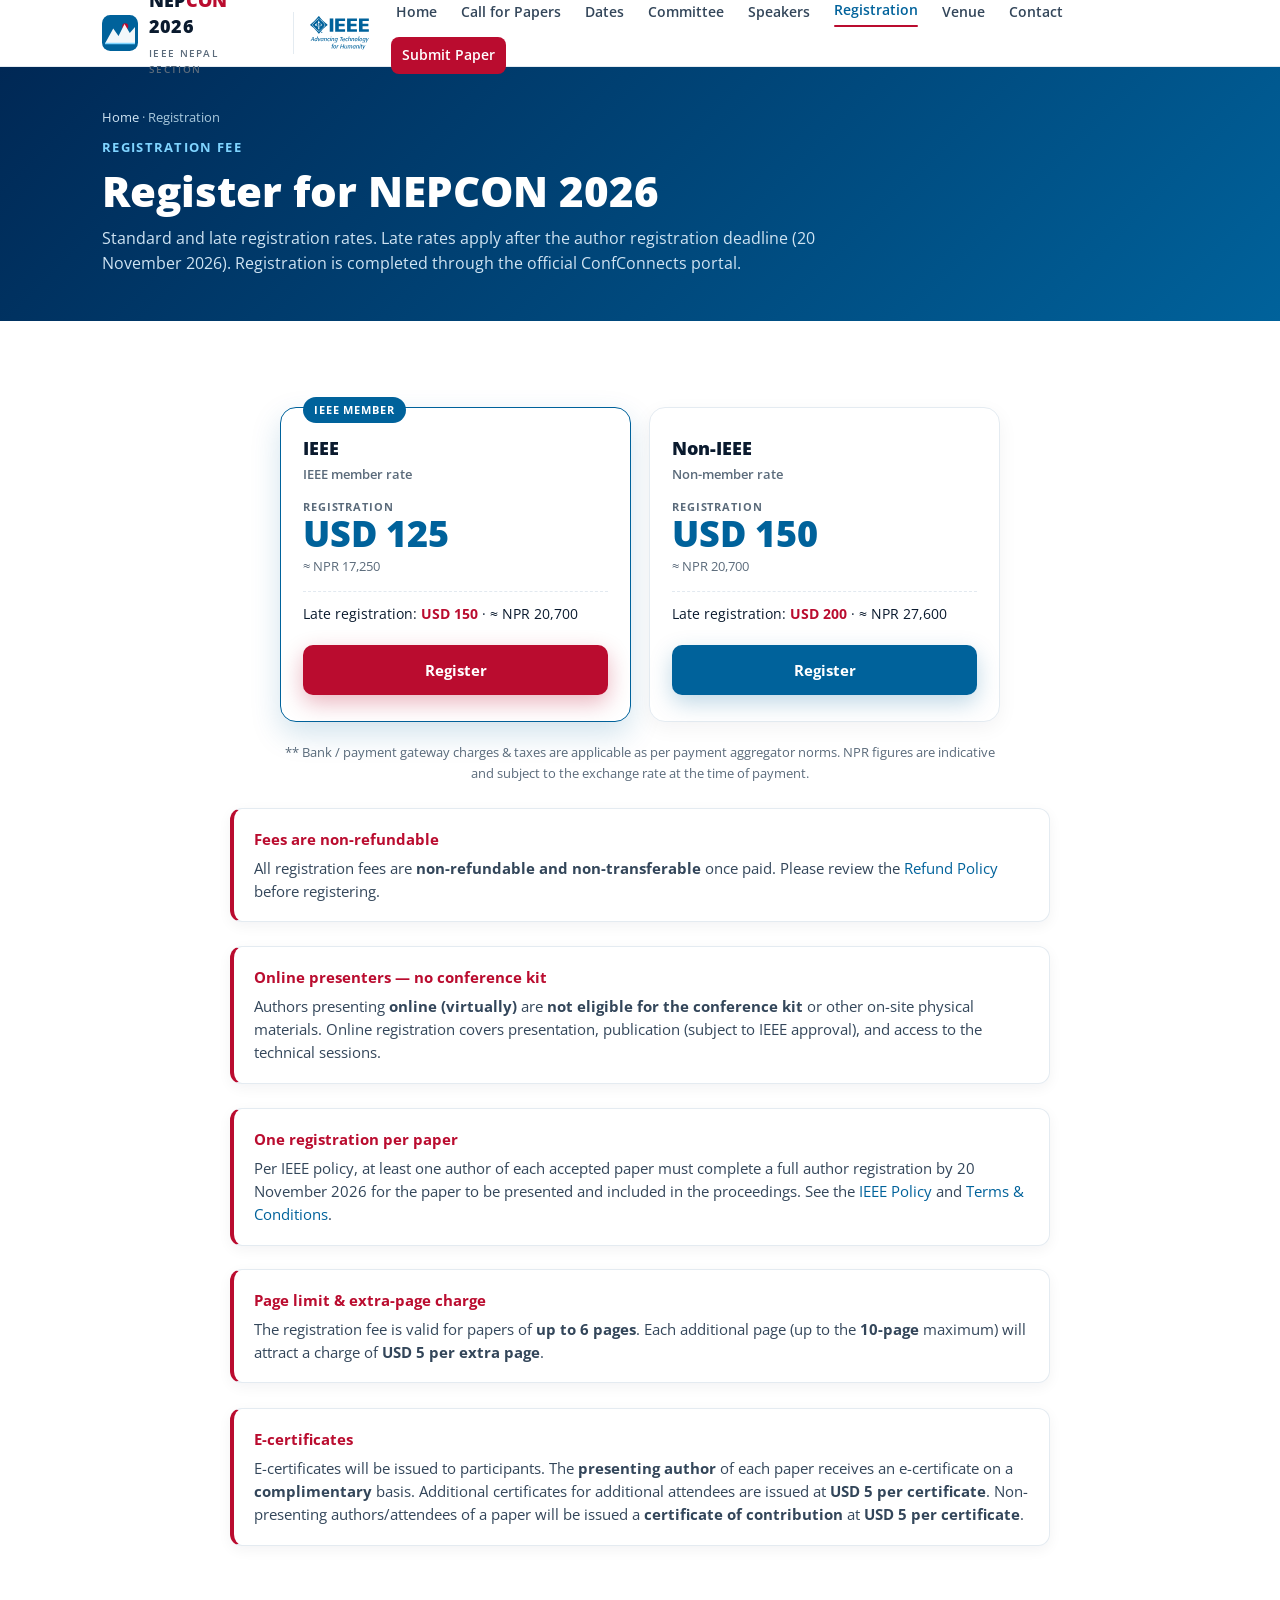
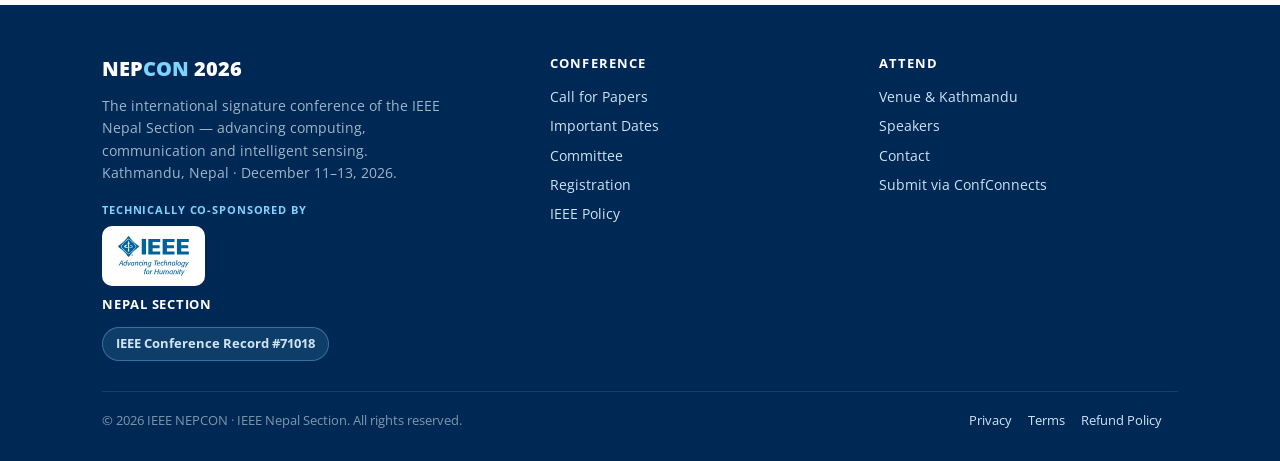
<file: registration.html>
<!DOCTYPE html>
<html lang="en">
<head>
<meta charset="UTF-8" />
<meta name="viewport" content="width=device-width, initial-scale=1" />
<title>Registration — 2026 IEEE NEPCON</title>
<meta name="description" content="Registration fees for 2026 IEEE NEPCON: IEEE and Non-IEEE rates, registration and late registration. Fees are non-refundable; online presenters are not eligible for conference kits." />
<link rel="icon" type="image/svg+xml" href="assets/ieee-logo.svg" />
<link rel="stylesheet" href="assets/style.css" />
</head>
<body data-page="registration">
  <section class="pagehead">
    <div class="container">
      <div class="crumb"><a href="./">Home</a> · Registration</div>
      <span class="eyebrow">Registration Fee</span>
      <h1>Register for NEPCON 2026</h1>
      <p>Standard and late registration rates. Late rates apply after the author registration deadline (20 November 2026). Registration is completed through the official ConfConnects portal.</p>
    </div>
  </section>

  <main>
    <section class="section">
      <div class="container">
        <div class="fees">
          <div class="fee fee--feat">
            <span class="flag">IEEE Member</span>
            <div class="tier">IEEE</div>
            <div class="cat">IEEE member rate</div>
            <div class="price"><span class="lbl">Registration</span>USD 125</div>
            <div class="npr">≈ NPR 17,250</div>
            <div class="late">Late registration: <b>USD 150</b> · ≈ NPR 20,700</div>
            <a class="btn btn--primary" href="https://app.confconnects.com/conference/m8BpmCrWuCTHCgJbGHs0" target="_blank" rel="noopener">Register</a>
          </div>
          <div class="fee">
            <div class="tier">Non-IEEE</div>
            <div class="cat">Non-member rate</div>
            <div class="price"><span class="lbl">Registration</span>USD 150</div>
            <div class="npr">≈ NPR 20,700</div>
            <div class="late">Late registration: <b>USD 200</b> · ≈ NPR 27,600</div>
            <a class="btn btn--ieee" href="https://app.confconnects.com/conference/m8BpmCrWuCTHCgJbGHs0" target="_blank" rel="noopener">Register</a>
          </div>
        </div>

        <p class="note" style="max-width:720px;margin:20px auto 0;text-align:center;">** Bank / payment gateway charges &amp; taxes are applicable as per payment aggregator norms. NPR figures are indicative and subject to the exchange rate at the time of payment.</p>

        <div class="callout">
          <h4>Fees are non-refundable</h4>
          <p>All registration fees are <b>non-refundable and non-transferable</b> once paid. Please review the
          <a href="refund.html">Refund Policy</a> before registering.</p>
        </div>

        <div class="callout">
          <h4>Online presenters — no conference kit</h4>
          <p>Authors presenting <b>online (virtually)</b> are <b>not eligible for the conference kit</b> or other
          on-site physical materials. Online registration covers presentation, publication (subject to IEEE
          approval), and access to the technical sessions.</p>
        </div>

        <div class="callout">
          <h4>One registration per paper</h4>
          <p>Per IEEE policy, at least one author of each accepted paper must complete a full author registration
          by 20 November 2026 for the paper to be presented and included in the proceedings. See the
          <a href="ieee-policy.html">IEEE Policy</a> and <a href="terms.html">Terms &amp; Conditions</a>.</p>
        </div>

        <div class="callout">
          <h4>Page limit &amp; extra-page charge</h4>
          <p>The registration fee is valid for papers of <b>up to 6 pages</b>. Each additional page (up to the
          <b>10-page</b> maximum) will attract a charge of <b>USD 5 per extra page</b>.</p>
        </div>

        <div class="callout">
          <h4>E-certificates</h4>
          <p>E-certificates will be issued to participants. The <b>presenting author</b> of each paper receives an
          e-certificate on a <b>complimentary</b> basis. Additional certificates for additional attendees are
          issued at <b>USD 5 per certificate</b>. Non-presenting authors/attendees of a paper will be issued a
          <b>certificate of contribution</b> at <b>USD 5 per certificate</b>.</p>
        </div>
      </div>
    </section>
  </main>

  <script src="assets/site.js"></script>
</body>
</html>
</file>
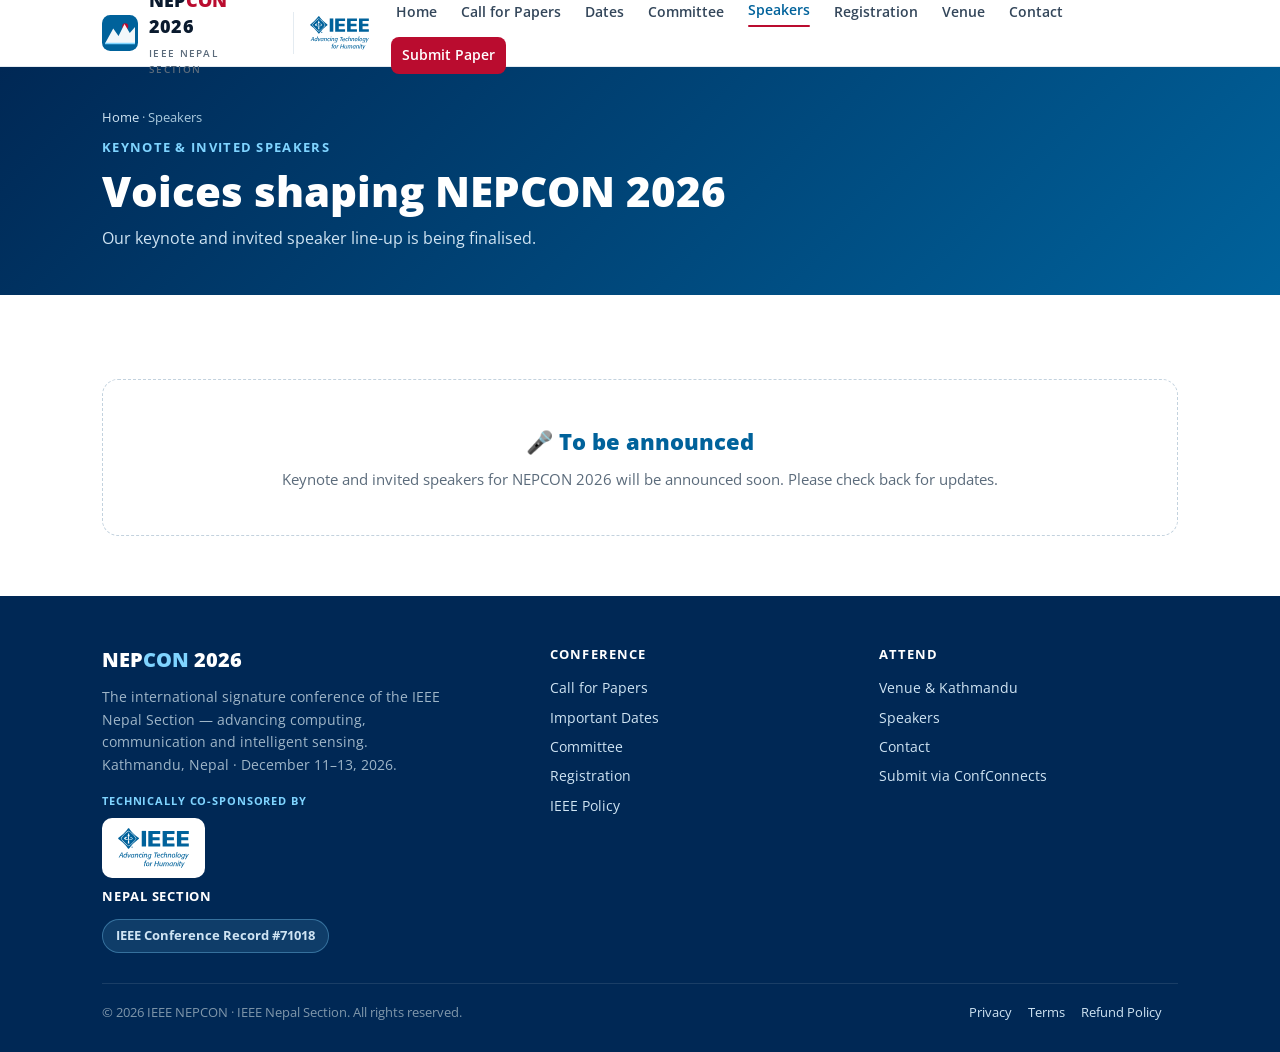
<file: speakers.html>
<!DOCTYPE html>
<html lang="en">
<head>
<meta charset="UTF-8" />
<meta name="viewport" content="width=device-width, initial-scale=1" />
<title>Speakers — 2026 IEEE NEPCON</title>
<meta name="description" content="Keynote and invited speakers for 2026 IEEE NEPCON will be announced soon." />
<link rel="icon" type="image/svg+xml" href="assets/ieee-logo.svg" />
<link rel="stylesheet" href="assets/style.css" />
</head>
<body data-page="speakers">
  <section class="pagehead">
    <div class="container">
      <div class="crumb"><a href="./">Home</a> · Speakers</div>
      <span class="eyebrow">Keynote &amp; Invited Speakers</span>
      <h1>Voices shaping NEPCON 2026</h1>
      <p>Our keynote and invited speaker line-up is being finalised.</p>
    </div>
  </section>

  <main>
    <section class="section">
      <div class="container">
        <div class="tba">
          <div class="big">🎤 To be announced</div>
          <p>Keynote and invited speakers for NEPCON 2026 will be announced soon. Please check back for updates.</p>
        </div>
      </div>
    </section>
  </main>

  <script src="assets/site.js"></script>
</body>
</html>
</file>
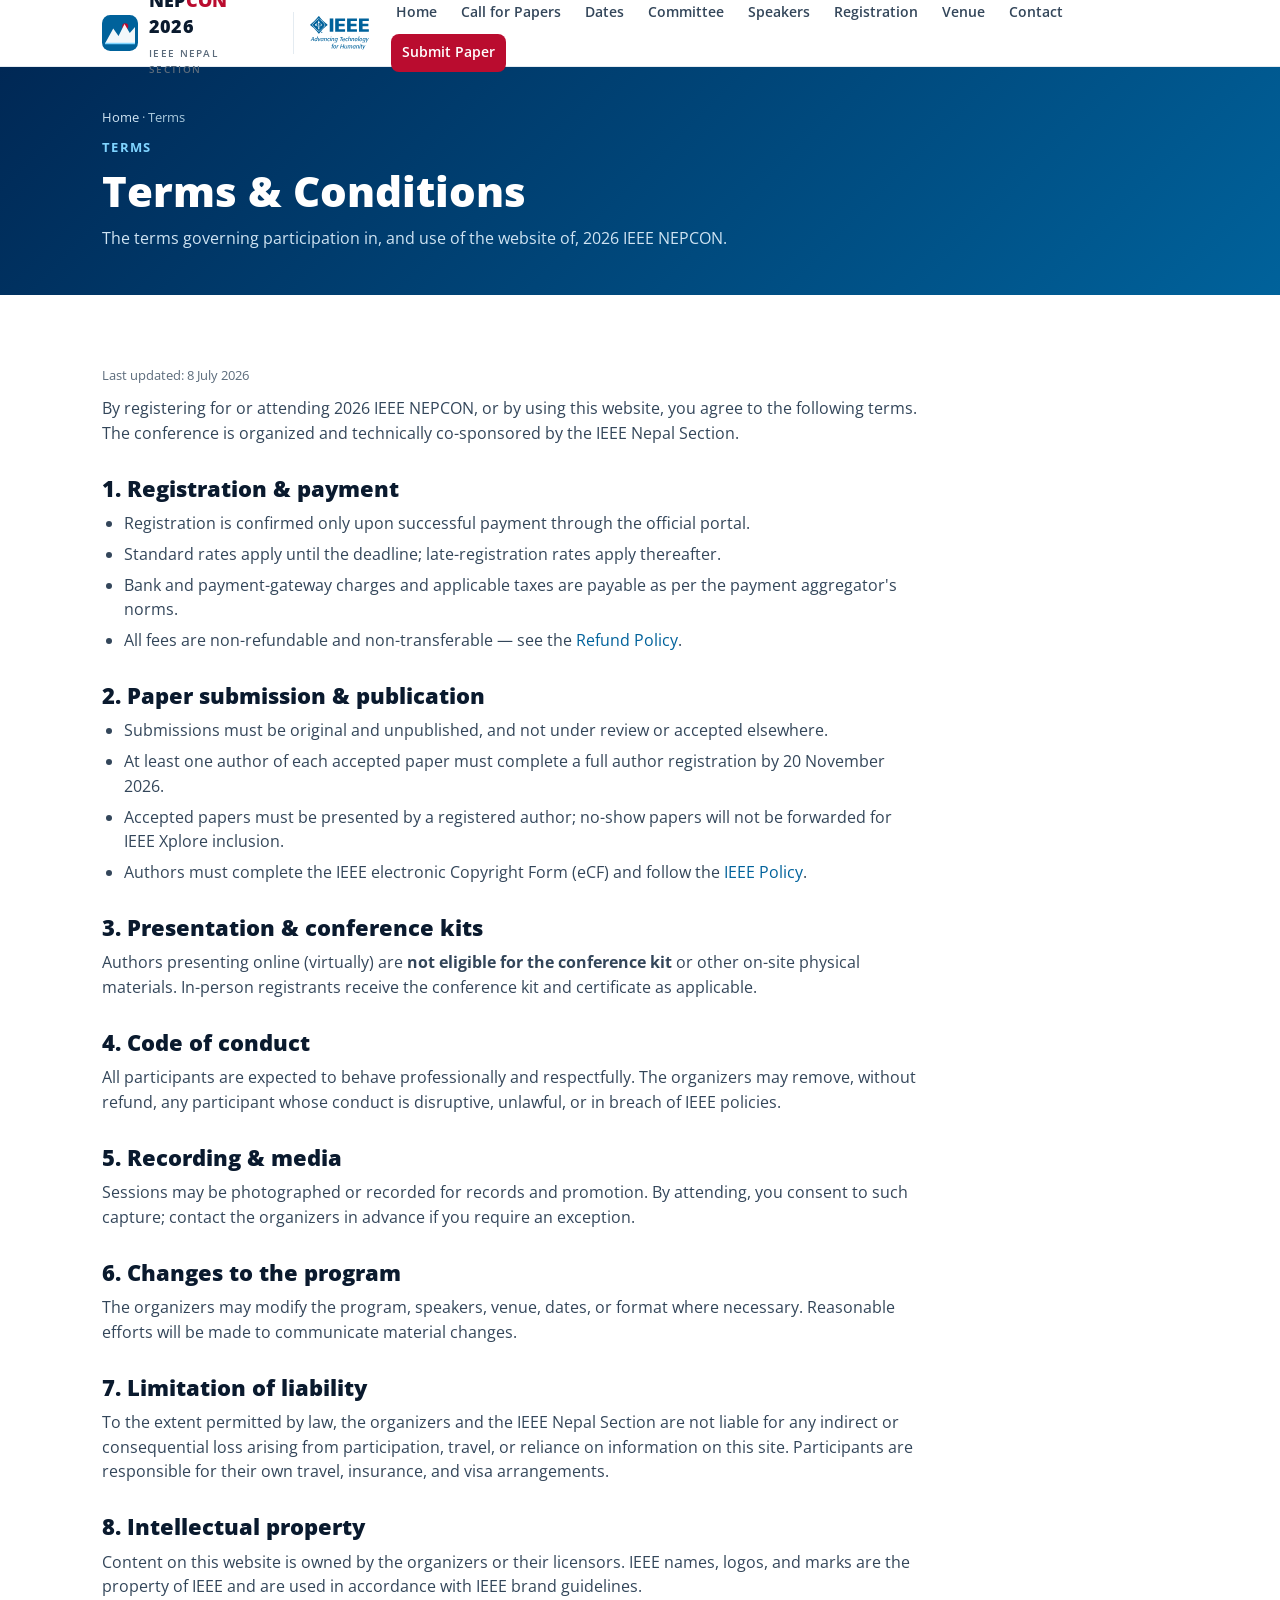
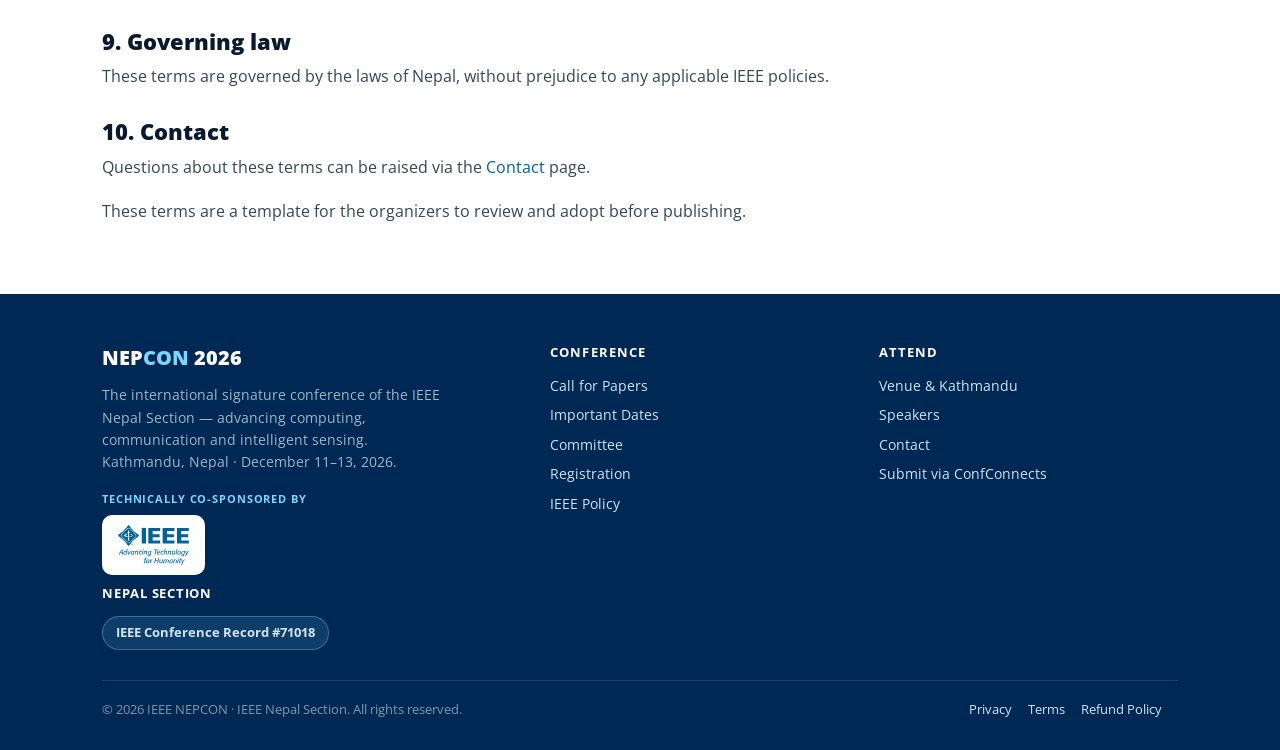
<file: terms.html>
<!DOCTYPE html>
<html lang="en">
<head>
<meta charset="UTF-8" />
<meta name="viewport" content="width=device-width, initial-scale=1" />
<title>Terms &amp; Conditions — 2026 IEEE NEPCON</title>
<meta name="description" content="Terms and conditions for participation, registration, and use of the 2026 IEEE NEPCON website." />
<link rel="icon" type="image/svg+xml" href="assets/ieee-logo.svg" />
<link rel="stylesheet" href="assets/style.css" />
</head>
<body data-page="">
  <section class="pagehead">
    <div class="container">
      <div class="crumb"><a href="./">Home</a> · Terms</div>
      <span class="eyebrow">Terms</span>
      <h1>Terms &amp; Conditions</h1>
      <p>The terms governing participation in, and use of the website of, 2026 IEEE NEPCON.</p>
    </div>
  </section>

  <main>
    <section class="section">
      <div class="container">
        <div class="prose">
          <p class="updated">Last updated: 8 July 2026</p>

          <p>By registering for or attending 2026 IEEE NEPCON, or by using this website, you agree to the
          following terms. The conference is organized and technically co-sponsored by the IEEE Nepal Section.</p>

          <h2>1. Registration &amp; payment</h2>
          <ul>
            <li>Registration is confirmed only upon successful payment through the official portal.</li>
            <li>Standard rates apply until the deadline; late-registration rates apply thereafter.</li>
            <li>Bank and payment-gateway charges and applicable taxes are payable as per the payment aggregator's norms.</li>
            <li>All fees are non-refundable and non-transferable — see the <a href="refund.html">Refund Policy</a>.</li>
          </ul>

          <h2>2. Paper submission &amp; publication</h2>
          <ul>
            <li>Submissions must be original and unpublished, and not under review or accepted elsewhere.</li>
            <li>At least one author of each accepted paper must complete a full author registration by 20 November 2026.</li>
            <li>Accepted papers must be presented by a registered author; no-show papers will not be forwarded for IEEE Xplore inclusion.</li>
            <li>Authors must complete the IEEE electronic Copyright Form (eCF) and follow the <a href="ieee-policy.html">IEEE Policy</a>.</li>
          </ul>

          <h2>3. Presentation &amp; conference kits</h2>
          <p>Authors presenting online (virtually) are <b>not eligible for the conference kit</b> or other on-site
          physical materials. In-person registrants receive the conference kit and certificate as applicable.</p>

          <h2>4. Code of conduct</h2>
          <p>All participants are expected to behave professionally and respectfully. The organizers may remove,
          without refund, any participant whose conduct is disruptive, unlawful, or in breach of IEEE policies.</p>

          <h2>5. Recording &amp; media</h2>
          <p>Sessions may be photographed or recorded for records and promotion. By attending, you consent to such
          capture; contact the organizers in advance if you require an exception.</p>

          <h2>6. Changes to the program</h2>
          <p>The organizers may modify the program, speakers, venue, dates, or format where necessary. Reasonable
          efforts will be made to communicate material changes.</p>

          <h2>7. Limitation of liability</h2>
          <p>To the extent permitted by law, the organizers and the IEEE Nepal Section are not liable for any
          indirect or consequential loss arising from participation, travel, or reliance on information on this
          site. Participants are responsible for their own travel, insurance, and visa arrangements.</p>

          <h2>8. Intellectual property</h2>
          <p>Content on this website is owned by the organizers or their licensors. IEEE names, logos, and marks
          are the property of IEEE and are used in accordance with IEEE brand guidelines.</p>

          <h2>9. Governing law</h2>
          <p>These terms are governed by the laws of Nepal, without prejudice to any applicable IEEE policies.</p>

          <h2>10. Contact</h2>
          <p>Questions about these terms can be raised via the <a href="contact.html">Contact</a> page.</p>

          <p class="note" style="margin-top:20px;">These terms are a template for the organizers to review and
          adopt before publishing.</p>
        </div>
      </div>
    </section>
  </main>

  <script src="assets/site.js"></script>
</body>
</html>
</file>
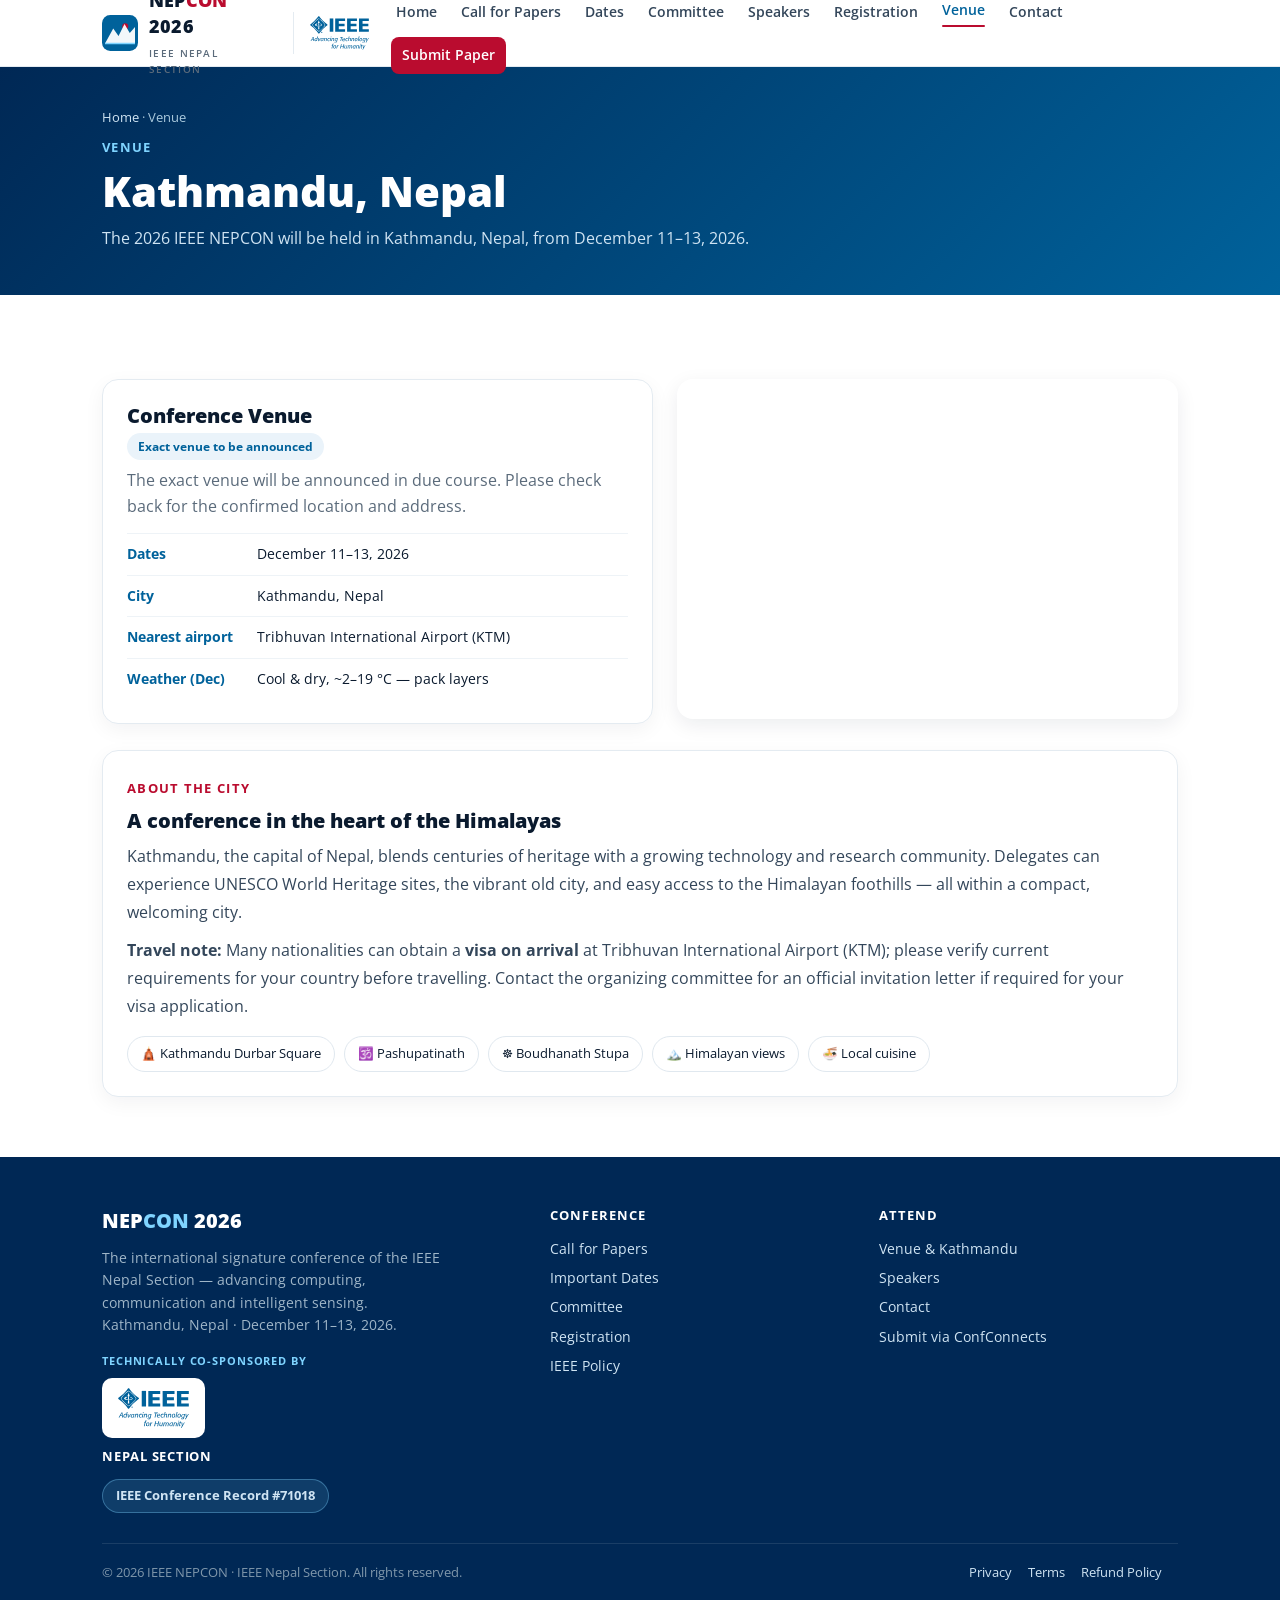
<file: venue.html>
<!DOCTYPE html>
<html lang="en">
<head>
<meta charset="UTF-8" />
<meta name="viewport" content="width=device-width, initial-scale=1" />
<title>Venue &amp; Kathmandu — 2026 IEEE NEPCON</title>
<meta name="description" content="2026 IEEE NEPCON will be held in Kathmandu, Nepal, December 11–13, 2026. Exact venue to be announced. Travel, visa and city information." />
<link rel="icon" type="image/svg+xml" href="assets/ieee-logo.svg" />
<link rel="stylesheet" href="assets/style.css" />
</head>
<body data-page="venue">
  <section class="pagehead">
    <div class="container">
      <div class="crumb"><a href="./">Home</a> · Venue</div>
      <span class="eyebrow">Venue</span>
      <h1>Kathmandu, Nepal</h1>
      <p>The 2026 IEEE NEPCON will be held in Kathmandu, Nepal, from December 11–13, 2026.</p>
    </div>
  </section>

  <main>
    <section class="section">
      <div class="container">
        <div class="vsplit">
          <div class="vcard">
            <h3>Conference Venue</h3>
            <span class="pill">Exact venue to be announced</span>
            <p style="color:var(--slate);margin-top:8px;">The exact venue will be announced in due course. Please check back for the confirmed location and address.</p>
            <ul class="vfacts">
              <li><b>Dates</b><span>December 11–13, 2026</span></li>
              <li><b>City</b><span>Kathmandu, Nepal</span></li>
              <li><b>Nearest airport</b><span>Tribhuvan International Airport (KTM)</span></li>
              <li><b>Weather (Dec)</b><span>Cool &amp; dry, ~2–19 °C — pack layers</span></li>
            </ul>
          </div>
          <iframe class="vmap" loading="lazy" referrerpolicy="no-referrer-when-downgrade"
            src="https://www.google.com/maps?q=Kathmandu,Nepal&output=embed" title="Kathmandu map"></iframe>
        </div>

        <div class="vcard" style="margin-top:26px;">
          <span class="eyebrow">About the City</span>
          <h3 style="margin-top:8px;">A conference in the heart of the Himalayas</h3>
          <p style="color:#33465a;margin-top:10px;line-height:1.75;">Kathmandu, the capital of Nepal, blends
          centuries of heritage with a growing technology and research community. Delegates can experience
          UNESCO World Heritage sites, the vibrant old city, and easy access to the Himalayan foothills — all
          within a compact, welcoming city.</p>
          <p style="color:#33465a;margin-top:10px;line-height:1.75;"><b>Travel note:</b> Many nationalities can
          obtain a <b>visa on arrival</b> at Tribhuvan International Airport (KTM); please verify current
          requirements for your country before travelling. Contact the organizing committee for an official
          invitation letter if required for your visa application.</p>
          <div class="chips">
            <span class="chip">🛕 Kathmandu Durbar Square</span>
            <span class="chip">🕉️ Pashupatinath</span>
            <span class="chip">☸️ Boudhanath Stupa</span>
            <span class="chip">🏔️ Himalayan views</span>
            <span class="chip">🍜 Local cuisine</span>
          </div>
        </div>
      </div>
    </section>
  </main>

  <script src="assets/site.js"></script>
</body>
</html>
</file>
<file: assets/style.css>
/* ============================================================
   2026 IEEE NEPCON — shared stylesheet (IEEE master-brand aligned)
   IEEE Blue #00629B primary · approved red #BA0C2F accent · Open Sans
   ============================================================ */
@import url('https://fonts.googleapis.com/css2?family=Open+Sans:wght@400;500;600;700;800&display=swap');

:root{
  --ieee:#00629B; --ieee-dark:#002855; --ieee-light:#eaf3fa;
  --accent:#BA0C2F; --navy:#0A1A2E; --snow:#F5F8FB; --slate:#5B6B7B;
  --line:#e4ebf1; --maxw:1120px;
}
*{ margin:0; padding:0; box-sizing:border-box; }
html{ scroll-behavior:smooth; }
body{ font-family:'Open Sans',system-ui,sans-serif; color:var(--navy); background:#fff;
  font-size:16px; line-height:1.6; -webkit-font-smoothing:antialiased; }
a{ color:var(--ieee); text-decoration:none; }
a:hover{ text-decoration:underline; }
img{ max-width:100%; }
.container{ max-width:var(--maxw); margin:0 auto; padding:0 22px; }
.eyebrow{ color:var(--accent); font-weight:700; letter-spacing:.1em; text-transform:uppercase; font-size:13px; }
h1,h2,h3{ font-weight:800; line-height:1.15; }

/* ---------- Buttons ---------- */
.btn{ display:inline-block; font-weight:700; font-size:15px; text-decoration:none; padding:13px 24px;
  border-radius:10px; transition:transform .15s, box-shadow .15s; cursor:pointer; }
.btn:hover{ transform:translateY(-2px); text-decoration:none; }
.btn--primary{ background:var(--accent); color:#fff; box-shadow:0 8px 22px rgba(186,12,47,.3); }
.btn--ieee{ background:var(--ieee); color:#fff; box-shadow:0 8px 22px rgba(0,98,155,.25); }
.btn--ghost{ background:rgba(255,255,255,.08); color:#fff; border:1px solid rgba(255,255,255,.28); }
.btn--light{ background:var(--ieee-light); color:var(--ieee); border:1px solid #cfe1ef; }

/* ---------- Brand lockup (conference wordmark — NOT the IEEE logo) ---------- */
.lockup{ display:inline-flex; align-items:center; gap:11px; text-decoration:none; }
.lockup:hover{ text-decoration:none; }
.lockup .logo{ flex-shrink:0; }
.lockup .wm1{ font-weight:800; font-size:18px; letter-spacing:.01em; color:var(--navy); line-height:1; }
.lockup .wm1 em{ font-style:normal; color:var(--accent); }
.lockup .wm2{ display:block; font-size:10px; font-weight:600; letter-spacing:.13em;
  text-transform:uppercase; color:var(--slate); margin-top:4px; }

/* ---------- Header / nav ---------- */
.site-header{ position:sticky; top:0; z-index:60; background:rgba(255,255,255,.93);
  backdrop-filter:blur(8px); border-bottom:1px solid var(--line); }
.site-header .inner{ display:flex; align-items:center; gap:16px; height:66px; }
.nav{ margin-left:auto; display:flex; align-items:center; gap:2px; flex-wrap:wrap; }
.nav a{ font-size:13.5px; font-weight:600; color:#33465a; padding:8px 11px; border-radius:8px; }
.nav a:hover{ background:var(--snow); color:var(--ieee); text-decoration:none; }
.nav a.active{ color:var(--ieee); }
.nav a.active::after{ content:""; display:block; height:2px; background:var(--accent); border-radius:2px; margin-top:3px; }
.nav a.cta{ background:var(--accent); color:#fff; margin-left:6px; }
.nav a.cta:hover{ background:#9d0a28; color:#fff; }
.nav-toggle{ display:none; margin-left:auto; background:none; border:1px solid var(--line);
  border-radius:8px; padding:8px 10px; font-size:18px; color:var(--ieee); cursor:pointer; }
@media(max-width:940px){
  .nav-toggle{ display:block; }
  .nav{ position:absolute; top:66px; left:0; right:0; flex-direction:column; align-items:stretch;
    background:#fff; border-bottom:1px solid var(--line); padding:10px 22px 16px; gap:2px;
    box-shadow:0 12px 24px rgba(10,26,46,.08); display:none; }
  .nav.open{ display:flex; }
  .nav a{ padding:11px 12px; font-size:15px; }
  .nav a.active::after{ display:none; }
  .nav a.cta{ margin:6px 0 0; text-align:center; }
}

/* ---------- Home hero ---------- */
.hero{ position:relative; overflow:hidden; padding:48px 24px 68px; text-align:center; color:#fff;
  background:radial-gradient(120% 90% at 82% -10%, rgba(186,12,47,.28), transparent 55%),
    linear-gradient(135deg,#001a2e 0%,var(--ieee-dark) 46%,var(--ieee) 100%); }
.hero::after{ content:""; position:absolute; left:0; right:0; bottom:-1px; height:72px;
  background:linear-gradient(to top,rgba(255,255,255,.06),transparent);
  clip-path:polygon(0 100%,0 55%,12% 30%,22% 60%,34% 18%,46% 55%,58% 25%,70% 62%,82% 30%,92% 58%,100% 40%,100% 100%); }
.hero .inner{ position:relative; z-index:2; max-width:920px; margin:0 auto; }
.hero .lockup{ margin-bottom:20px; }
.hero .lockup .wm1{ color:#fff; font-size:20px; }
.hero .lockup .wm1 em{ color:#7fd4ff; }
.hero .lockup .wm2{ color:#a9c9dd; }
.badge{ display:inline-flex; align-items:center; gap:8px; font-size:12.5px; font-weight:600; letter-spacing:.06em;
  text-transform:uppercase; padding:7px 14px; border-radius:999px; background:rgba(255,255,255,.1);
  border:1px solid rgba(255,255,255,.22); color:#dff1ff; }
.badge .dot{ width:8px; height:8px; border-radius:50%; background:var(--accent); box-shadow:0 0 0 4px rgba(186,12,47,.28); }
.hero h1{ font-size:clamp(32px,5.4vw,56px); margin:16px 0 6px; }
.hero h1 em{ font-style:normal; color:#7fd4ff; }
.hmeta{ display:flex; flex-wrap:wrap; justify-content:center; gap:14px 26px; margin:20px 0 6px; font-size:15px; color:#cfe4f3; }
.hmeta b{ color:#fff; font-weight:700; }
.actions{ display:flex; flex-wrap:wrap; gap:12px; justify-content:center; margin-top:26px; }
.countdown{ display:flex; justify-content:center; gap:12px; margin-top:34px; flex-wrap:wrap; }
.cd__cell{ min-width:82px; padding:14px 10px; border-radius:12px; background:rgba(255,255,255,.07); border:1px solid rgba(255,255,255,.16); }
.cd__num{ font-weight:800; font-size:34px; line-height:1; color:#fff; font-variant-numeric:tabular-nums; }
.cd__lbl{ font-size:11px; letter-spacing:.14em; text-transform:uppercase; color:#a9c9dd; margin-top:8px; }
@media(max-width:520px){ .cd__cell{ min-width:66px; } .cd__num{ font-size:26px; } }

/* ---------- Interior page header ---------- */
.pagehead{ background:linear-gradient(135deg,var(--ieee-dark),var(--ieee)); color:#fff; padding:40px 0 44px; }
.pagehead .eyebrow{ color:#7fd4ff; }
.pagehead h1{ font-size:clamp(28px,4.5vw,42px); margin-top:8px; }
.pagehead p{ color:#cfe4f3; margin-top:10px; max-width:720px; font-size:16px; }
.crumb{ font-size:13px; color:#a9c9dd; margin-bottom:6px; }
.crumb a{ color:#cfe4f3; }

/* ---------- Sections ---------- */
.section{ padding:60px 0; }
.section--snow{ background:var(--snow); }
h2.st{ font-size:clamp(24px,4vw,34px); margin:8px 0 16px; }
.lead{ color:#33465a; font-size:17px; line-height:1.75; max-width:820px; }

/* ---------- Highlight cards ---------- */
.cards{ display:grid; gap:16px; grid-template-columns:repeat(auto-fit,minmax(220px,1fr)); margin-top:26px; }
.card{ background:#fff; border:1px solid var(--line); border-radius:14px; padding:22px; box-shadow:0 4px 14px rgba(10,26,46,.05); }
.card .k{ font-size:12px; letter-spacing:.1em; text-transform:uppercase; color:var(--ieee); font-weight:700; }
.card h3{ font-size:18px; margin:6px 0; }
.card p{ color:var(--slate); font-size:14.5px; line-height:1.6; }

/* ---------- Tracks ---------- */
.tracks{ display:grid; gap:14px; grid-template-columns:repeat(auto-fill,minmax(300px,1fr)); margin-top:26px; }
.track{ background:#fff; border:1px solid var(--line); border-radius:14px; padding:18px; display:flex; gap:14px; box-shadow:0 4px 14px rgba(10,26,46,.05); transition:transform .15s, box-shadow .15s; }
.track:hover{ transform:translateY(-3px); box-shadow:0 10px 24px rgba(10,26,46,.1); }
.track .ico{ flex-shrink:0; width:42px; height:42px; border-radius:11px; background:var(--ieee-light); color:var(--ieee); display:flex; align-items:center; justify-content:center; font-size:22px; }
.track h3{ font-size:15px; }
.track p{ color:var(--slate); font-size:12.5px; line-height:1.5; margin-top:4px; }

/* ---------- Timeline ---------- */
.timeline{ max-width:760px; list-style:none; position:relative; padding-left:34px; margin-top:24px; }
.timeline::before{ content:""; position:absolute; left:11px; top:6px; bottom:6px; width:2px; background:linear-gradient(var(--ieee),#cdd9e3); }
.timeline .item{ position:relative; padding:14px 0; }
.timeline .item::before{ content:""; position:absolute; left:-28px; top:20px; width:14px; height:14px; border-radius:50%; background:#fff; border:3px solid var(--ieee); }
.timeline .item.done::before{ background:var(--ieee); }
.timeline .item.next::before{ background:var(--accent); border-color:var(--accent); box-shadow:0 0 0 5px rgba(186,12,47,.18); }
.timeline .date{ font-weight:700; color:var(--ieee); font-size:14px; }
.timeline .item.done .date{ color:var(--slate); text-decoration:line-through; }
.timeline .ttl{ font-size:17px; font-weight:700; margin-top:2px; display:flex; gap:10px; align-items:center; flex-wrap:wrap; }
.timeline .item.final .ttl{ color:var(--accent); }
.tag{ font-size:11px; font-weight:700; letter-spacing:.08em; text-transform:uppercase; padding:3px 9px; border-radius:999px; background:var(--accent); color:#fff; }
.tag--done{ background:#dfe7ee; color:var(--slate); }

/* ---------- Fees ---------- */
.fees{ max-width:720px; margin:26px auto 0; display:grid; gap:18px; grid-template-columns:repeat(auto-fit,minmax(240px,1fr)); }
.fee{ background:#fff; border:1px solid var(--line); border-radius:16px; padding:26px 22px; position:relative; box-shadow:0 6px 20px rgba(10,26,46,.05); display:flex; flex-direction:column; }
.fee--feat{ border-color:var(--ieee); box-shadow:0 12px 30px rgba(0,98,155,.18); }
.fee .flag{ position:absolute; top:-11px; left:22px; background:var(--ieee); color:#fff; font-size:11px; font-weight:700; letter-spacing:.08em; text-transform:uppercase; padding:4px 11px; border-radius:999px; }
.fee .tier{ font-weight:800; font-size:18px; }
.fee .cat{ font-size:12.5px; color:var(--slate); font-weight:600; margin-top:2px; }
.fee .price{ font-weight:800; font-size:36px; color:var(--ieee); margin:16px 0 0; line-height:1; }
.fee .price .lbl{ display:block; font-size:11px; font-weight:700; letter-spacing:.08em; text-transform:uppercase; color:var(--slate); margin-bottom:4px; }
.fee .npr{ font-size:13px; color:var(--slate); margin-top:4px; }
.fee .late{ font-size:13.5px; color:var(--navy); margin-top:14px; padding-top:12px; border-top:1px dashed #e2e9f0; }
.fee .late b{ color:var(--accent); }
.fee .btn{ margin-top:20px; text-align:center; }
.callout{ max-width:820px; margin:24px auto 0; background:#fff; border:1px solid var(--line); border-left:4px solid var(--accent);
  border-radius:12px; padding:18px 20px; box-shadow:0 4px 14px rgba(10,26,46,.05); }
.callout h4{ font-size:15px; color:var(--accent); }
.callout p{ color:#33465a; font-size:14.5px; margin-top:6px; }
.note{ font-size:13px; color:var(--slate); line-height:1.6; }

/* ---------- People / committee ---------- */
.grouplbl{ font-weight:700; font-size:18px; color:var(--ieee); margin:30px 0 6px; display:flex; align-items:center; gap:12px; }
.grouplbl::after{ content:""; flex:1; height:2px; background:linear-gradient(90deg,#cdd9e3,transparent); }
.people{ display:grid; gap:16px; grid-template-columns:repeat(auto-fill,minmax(200px,1fr)); margin-top:14px; }
.person{ background:#fff; border:1px solid var(--line); border-radius:14px; padding:20px 16px; text-align:center; box-shadow:0 4px 14px rgba(10,26,46,.05); transition:transform .15s, box-shadow .15s; }
.person:hover{ transform:translateY(-3px); box-shadow:0 10px 24px rgba(10,26,46,.1); }
.person .avatar{ width:84px; height:84px; border-radius:50%; margin:0 auto 12px; display:block; border:3px solid #e7eef4; object-fit:cover; }
.person .nm{ font-weight:700; font-size:15px; }
.person .rl{ color:var(--accent); font-size:12.5px; font-weight:700; margin-top:3px; }
.person .af{ color:var(--slate); font-size:12.5px; margin-top:5px; }
.tpc{ display:grid; gap:12px; grid-template-columns:repeat(auto-fill,minmax(280px,1fr)); margin-top:14px; }
.tpc .m{ background:#fff; border:1px solid var(--line); border-radius:12px; padding:12px 15px; box-shadow:0 3px 10px rgba(10,26,46,.04); }
.tpc .m b{ font-weight:700; font-size:14px; }
.tpc .m span{ display:block; color:var(--slate); font-size:12.5px; margin-top:2px; }

/* ---------- TBA / venue ---------- */
.tba{ text-align:center; background:#fff; border:1px dashed #c3d2de; border-radius:16px; padding:44px 34px; margin-top:24px; }
.tba .big{ font-weight:800; font-size:22px; color:var(--ieee); }
.tba p{ color:var(--slate); font-size:15px; margin-top:8px; }
.vsplit{ display:grid; gap:24px; grid-template-columns:1.1fr 1fr; align-items:start; margin-top:24px; }
@media(max-width:760px){ .vsplit{ grid-template-columns:1fr; } }
.vcard{ background:#fff; border:1px solid var(--line); border-radius:16px; padding:24px; box-shadow:0 6px 20px rgba(10,26,46,.05); }
.vcard h3{ font-size:20px; }
.pill{ display:inline-block; margin-top:6px; background:var(--ieee-light); color:var(--ieee); font-size:12px; font-weight:700; padding:4px 11px; border-radius:999px; }
.vfacts{ list-style:none; margin-top:14px; }
.vfacts li{ padding:9px 0; border-top:1px solid #eef3f7; font-size:14px; display:flex; gap:10px; }
.vfacts li b{ min-width:120px; color:var(--ieee); }
.vmap{ border:0; width:100%; height:340px; border-radius:16px; box-shadow:0 6px 20px rgba(10,26,46,.08); }
.chips{ display:flex; flex-wrap:wrap; gap:9px; margin-top:16px; }
.chip{ background:#fff; border:1px solid #e0e8ef; border-radius:999px; padding:7px 13px; font-size:12.5px; }

/* ---------- Policy row list ---------- */
.rows{ background:#fff; border:1px solid var(--line); border-radius:16px; overflow:hidden; box-shadow:0 6px 20px rgba(10,26,46,.05); max-width:860px; margin-top:24px; }
.rows .row{ padding:20px 24px; border-top:1px solid #eef3f7; display:flex; gap:16px; }
.rows .row:first-child{ border-top:0; }
.rows .ico{ flex-shrink:0; width:40px; height:40px; border-radius:10px; background:var(--ieee-light); color:var(--ieee); display:flex; align-items:center; justify-content:center; font-size:20px; }
.rows h3{ font-size:16px; }
.rows p{ color:var(--slate); font-size:14px; line-height:1.6; margin-top:4px; }

/* ---------- Prose (privacy / terms / refund) ---------- */
.prose{ max-width:820px; }
.prose h2{ font-size:22px; color:var(--navy); margin:30px 0 10px; }
.prose h2:first-child{ margin-top:0; }
.prose p{ color:#33465a; font-size:15.5px; margin:10px 0; }
.prose ul{ margin:10px 0 10px 22px; color:#33465a; font-size:15.5px; }
.prose li{ margin:6px 0; }
.prose .updated{ color:var(--slate); font-size:13px; }

/* ---------- Header co-branding: official IEEE logo ----------
   Drop the official artwork at assets/ieee-logo.png; it renders here with clear
   space. Fallback is the plain "IEEE" letters (NOT the redrawn kite). */
.cobrand{ display:flex; align-items:center; padding-left:16px; margin-left:4px; border-left:1px solid var(--line); min-height:42px; }
.cobrand .ieee-art{ max-height:34px; width:auto; display:block; }
.cobrand .logo-text .l1{ font-weight:800; font-size:20px; letter-spacing:.08em; color:var(--ieee); }
@media(max-width:940px){ .cobrand{ display:none; } }

/* ---------- Technical sponsor ---------- */
.sponsor{ display:flex; flex-wrap:wrap; align-items:center; justify-content:center; gap:26px; margin-top:24px; }
.sponsor .slot{ display:flex; flex-direction:column; align-items:center; gap:10px; }
.sponsor .slot .cap{ font-size:12px; font-weight:700; letter-spacing:.08em; text-transform:uppercase; color:var(--slate); }
/* Official-logo image slot: drop the real IEEE artwork in as the <img> src.
   The .logo-frame fallback is a compliant text placeholder (NOT the IEEE kite). */
.logo-frame{ min-width:200px; min-height:88px; padding:16px 24px; background:#fff; border:1px solid var(--line);
  border-radius:12px; display:flex; align-items:center; justify-content:center; box-shadow:0 4px 14px rgba(10,26,46,.05); }
.logo-frame img{ max-height:56px; width:auto; display:block; }
.logo-text{ text-align:center; line-height:1; }
.logo-text .l1{ font-weight:800; font-size:30px; letter-spacing:.06em; color:var(--ieee); }
.logo-text .l2{ font-size:12px; font-weight:600; letter-spacing:.1em; text-transform:uppercase; color:var(--slate); margin-top:6px; }
/* "IEEE Nepal Section" signature = official IEEE logo + persistent section name */
.sponsor .slot .sec-name{ font-weight:800; color:var(--ieee); font-size:15px; letter-spacing:.05em; text-transform:uppercase; }
.foot-sec{ color:#fff; font-weight:700; font-size:12.5px; letter-spacing:.06em; text-transform:uppercase; margin-top:9px; }
.foot-rec{ margin-top:12px; }
.foot-rec a{ display:inline-block; background:rgba(127,212,255,.12); border:1px solid rgba(127,212,255,.35);
  color:#7fd4ff; font-weight:700; font-size:12.5px; padding:6px 13px; border-radius:999px; }
.foot-rec a:hover{ background:rgba(127,212,255,.2); text-decoration:none; }
/* Home co-sponsor conference-record badge */
.conf-badge{ margin-top:18px; }
.conf-badge a{ display:inline-block; background:var(--ieee-light); border:1px solid #cfe1ef; color:var(--ieee);
  font-weight:700; font-size:14px; padding:9px 18px; border-radius:999px; }
.conf-badge a:hover{ background:#dcecf7; text-decoration:none; }
.conf-badge b{ color:var(--accent); }

/* ---------- Footer ---------- */
.site-footer{ background:var(--ieee-dark); color:#9fb6c8; padding:48px 0 30px; font-size:14px; }
.site-footer a{ color:#cfe4f3; }
.foot-grid{ display:grid; gap:30px; grid-template-columns:1.4fr 1fr 1fr; }
@media(max-width:760px){ .foot-grid{ grid-template-columns:1fr; } }
.site-footer h4{ color:#fff; font-size:13px; letter-spacing:.08em; text-transform:uppercase; margin-bottom:12px; }
.site-footer ul{ list-style:none; }
.site-footer li{ margin:7px 0; }
.foot-brand .wm1{ color:#fff; font-weight:800; font-size:20px; }
.foot-brand .wm1 em{ font-style:normal; color:#7fd4ff; }
.foot-brand p{ margin-top:10px; max-width:340px; line-height:1.6; }
.foot-sponsor{ margin-top:16px; }
.foot-sponsor .cap{ font-size:11px; font-weight:700; letter-spacing:.08em; text-transform:uppercase; color:#7fd4ff; }
.foot-logo{ display:inline-flex; align-items:center; background:#fff; border-radius:10px; padding:10px 16px; margin-top:8px; }
.foot-logo img{ max-height:40px; }
.foot-logo .logo-text .l1{ font-size:22px; }
.foot-logo .logo-text .l2{ font-size:10px; }
.legal{ border-top:1px solid rgba(255,255,255,.1); margin-top:30px; padding-top:18px; display:flex; flex-wrap:wrap; gap:10px 20px; justify-content:space-between; font-size:13px; color:#7f97ab; }
.legal .links a{ margin-right:16px; }

/* ============================================================
   Enhancements: a11y, deadline banner, quick facts, reveal, FAQ, back-to-top
   ============================================================ */

/* Skip link + focus visibility */
.skip{ position:absolute; left:-999px; top:0; background:#fff; color:var(--ieee); padding:10px 16px;
  z-index:120; border-radius:0 0 8px 0; font-weight:700; box-shadow:0 4px 14px rgba(10,26,46,.15); }
.skip:focus{ left:0; }
a:focus-visible, button:focus-visible, .btn:focus-visible, summary:focus-visible{ outline:3px solid #7fb2d6; outline-offset:2px; border-radius:6px; }

/* Contact form */
.cform{ max-width:720px; margin-top:20px; }
.cform label{ display:block; font-weight:600; font-size:14px; color:var(--navy); margin-top:16px; }
.cform .req{ color:var(--accent); }
.cform input, .cform textarea{ width:100%; margin-top:6px; padding:12px 14px; border:1px solid #d5dfe8; border-radius:10px;
  font:inherit; font-size:15px; background:#fff; color:var(--navy); }
.cform textarea{ resize:vertical; }
.cform input:focus, .cform textarea:focus{ outline:none; border-color:var(--ieee); box-shadow:0 0 0 3px rgba(0,98,155,.12); }
.cform .frow{ display:grid; grid-template-columns:1fr 1fr; gap:16px; }
@media(max-width:600px){ .cform .frow{ grid-template-columns:1fr; } }
.cform button{ margin-top:20px; border:0; cursor:pointer; }
.cform .hp{ position:absolute; left:-9999px; width:1px; height:1px; opacity:0; }
.form-status{ margin-top:14px; font-size:14.5px; font-weight:600; min-height:1.2em; }
.form-status.ok{ color:#00843D; }
.form-status.err{ color:var(--accent); }

/* Submission-deadline banner (injected above the header) */
.deadline-bar{ position:relative; background:linear-gradient(90deg,var(--accent),#8f0a24); color:#fff;
  font-size:13.5px; text-align:center; padding:9px 42px 9px 16px; }
.deadline-bar b{ font-weight:800; }
.deadline-bar a{ color:#fff; text-decoration:underline; font-weight:700; }
.deadline-bar a:hover{ opacity:.9; }
.deadline-bar .x{ position:absolute; right:10px; top:50%; transform:translateY(-50%); background:none; border:0;
  color:#fff; font-size:18px; line-height:1; cursor:pointer; opacity:.85; padding:4px 8px; }
.deadline-bar .x:hover{ opacity:1; }

/* Extra depth for the home hero (back mountain range) */
.hero::before{ content:""; position:absolute; left:0; right:0; bottom:-1px; height:118px; z-index:1; opacity:.55;
  background:linear-gradient(to top, rgba(0,40,85,.65), transparent);
  clip-path:polygon(0 100%,0 72%,15% 42%,28% 66%,40% 32%,55% 62%,68% 40%,80% 66%,90% 46%,100% 60%,100% 100%); }

/* Quick-facts bar under the hero */
.quickfacts{ background:#fff; border:1px solid var(--line); border-radius:16px; box-shadow:0 14px 34px rgba(10,26,46,.1);
  max-width:960px; margin:-34px auto 0; position:relative; z-index:5; display:grid; grid-template-columns:repeat(4,1fr); overflow:hidden; }
.quickfacts .qf{ padding:20px 18px; text-align:center; border-left:1px solid var(--line); }
.quickfacts .qf:first-child{ border-left:0; }
.qf .qk{ font-size:11px; letter-spacing:.1em; text-transform:uppercase; color:var(--slate); font-weight:700; }
.qf .qv{ font-weight:800; font-size:17px; color:var(--ieee); margin-top:6px; }
.qf .qv.accent{ color:var(--accent); }
.qf .qv a{ text-decoration:none; }
@media(max-width:760px){ .quickfacts{ grid-template-columns:repeat(2,1fr); margin-top:-20px; }
  .quickfacts .qf:nth-child(3){ border-left:0; }
  .quickfacts .qf{ border-top:1px solid var(--line); } .quickfacts .qf:first-child,.quickfacts .qf:nth-child(2){ border-top:0; } }

/* Scroll reveal (class is added by JS, so no-JS keeps content visible) */
.reveal{ opacity:0; transform:translateY(18px); transition:opacity .6s ease, transform .6s ease; will-change:opacity, transform; }
.reveal.in{ opacity:1; transform:none; }

/* FAQ accordion */
.faq{ max-width:820px; margin-top:24px; }
.faq details{ background:#fff; border:1px solid var(--line); border-radius:12px; padding:0 20px; margin-bottom:12px; box-shadow:0 4px 14px rgba(10,26,46,.05); }
.faq summary{ list-style:none; cursor:pointer; padding:18px 0; font-weight:700; font-size:16px; display:flex; justify-content:space-between; align-items:center; gap:14px; }
.faq summary::-webkit-details-marker{ display:none; }
.faq summary::after{ content:"+"; color:var(--accent); font-size:24px; font-weight:800; line-height:1; flex-shrink:0; }
.faq details[open] summary::after{ content:"\2013"; }
.faq details p{ color:#33465a; padding:0 0 18px; font-size:15px; line-height:1.7; margin:0; }
.faq details p a{ font-weight:600; }

/* Back-to-top button */
.to-top{ position:fixed; right:20px; bottom:20px; width:46px; height:46px; border-radius:50%; background:var(--ieee);
  color:#fff; border:0; font-size:20px; cursor:pointer; box-shadow:0 8px 22px rgba(0,98,155,.4);
  opacity:0; pointer-events:none; transition:opacity .25s, transform .25s; z-index:70; }
.to-top.show{ opacity:1; pointer-events:auto; }
.to-top:hover{ transform:translateY(-3px); }

@media (prefers-reduced-motion: reduce){
  .reveal{ opacity:1 !important; transform:none !important; transition:none !important; }
  .btn:hover, .track:hover, .person:hover, .to-top:hover{ transform:none !important; }
  html{ scroll-behavior:auto; }
}

/* Printing any page: show all content (no reveal), drop screen-only chrome */
@media print{
  .reveal{ opacity:1 !important; transform:none !important; }
  .deadline-bar, .to-top, .skip, .nav-toggle{ display:none !important; }
  .site-header{ position:static; }
}
</file>
